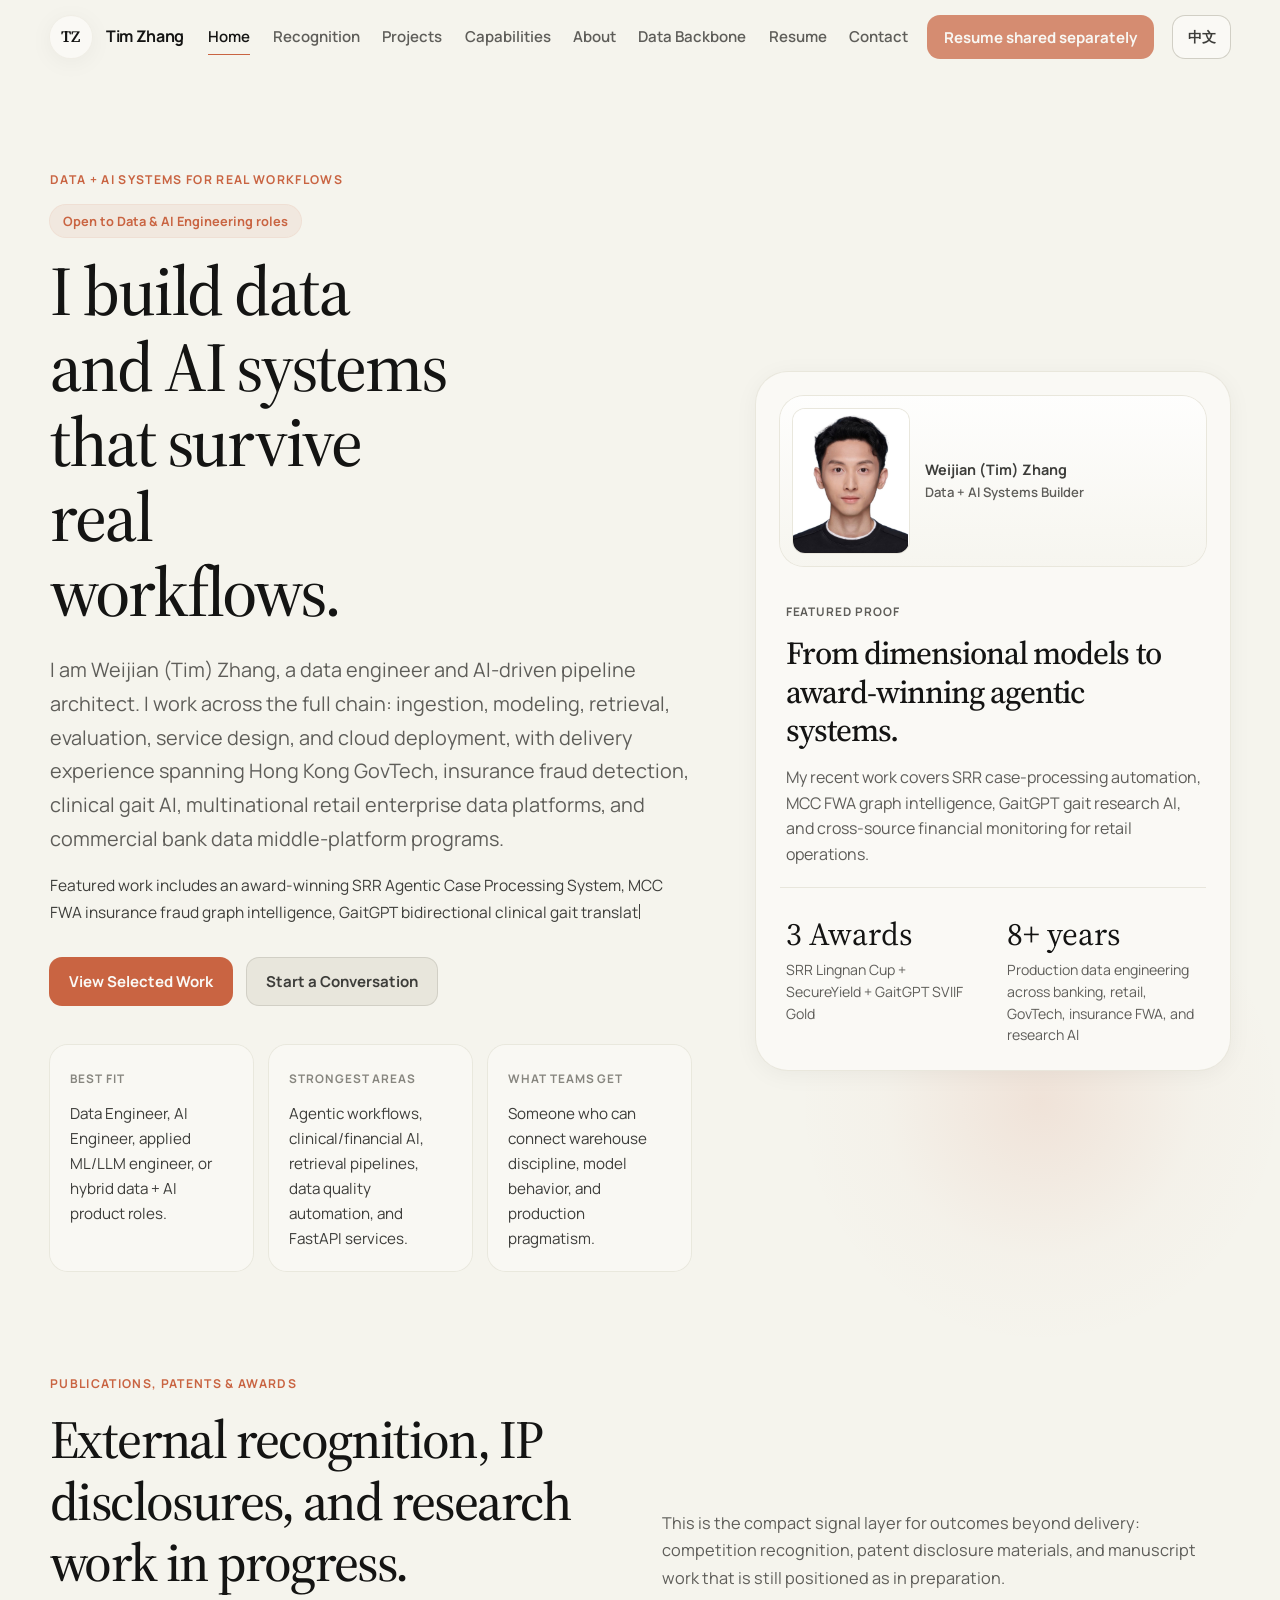
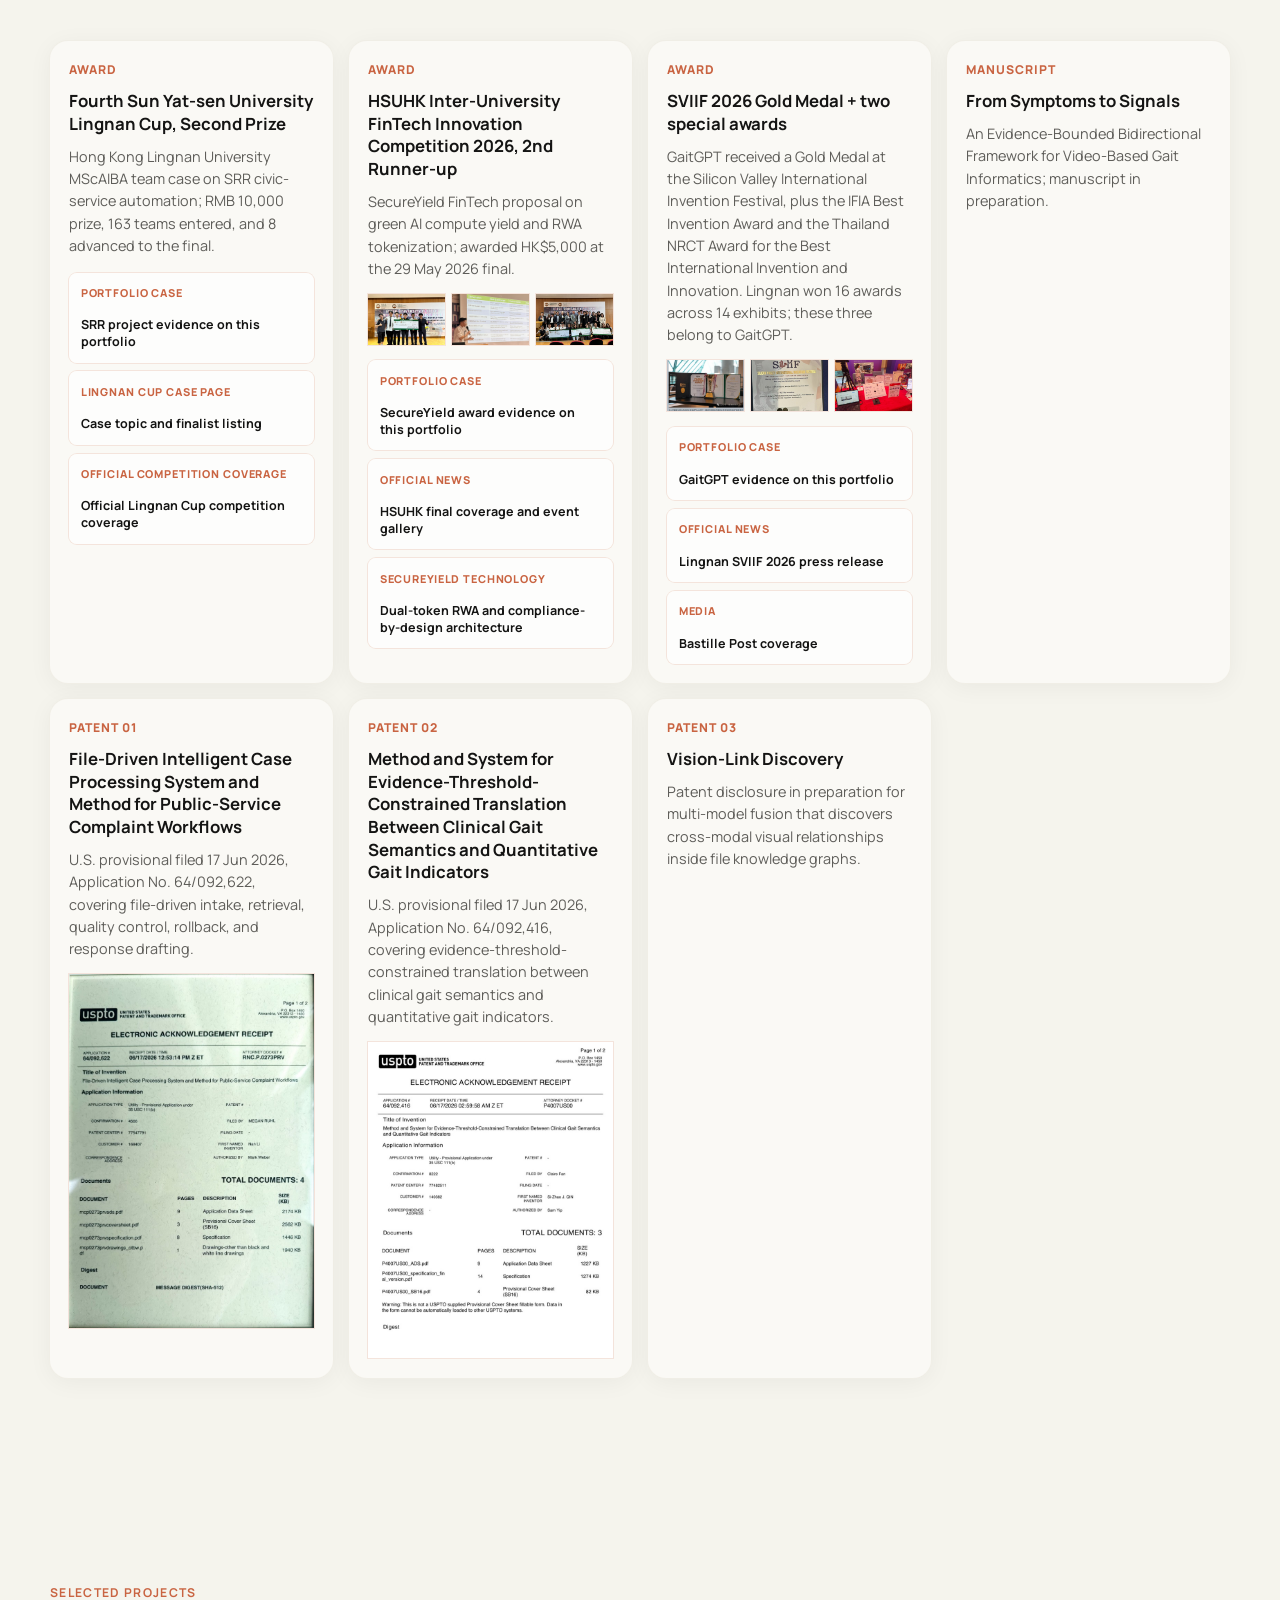
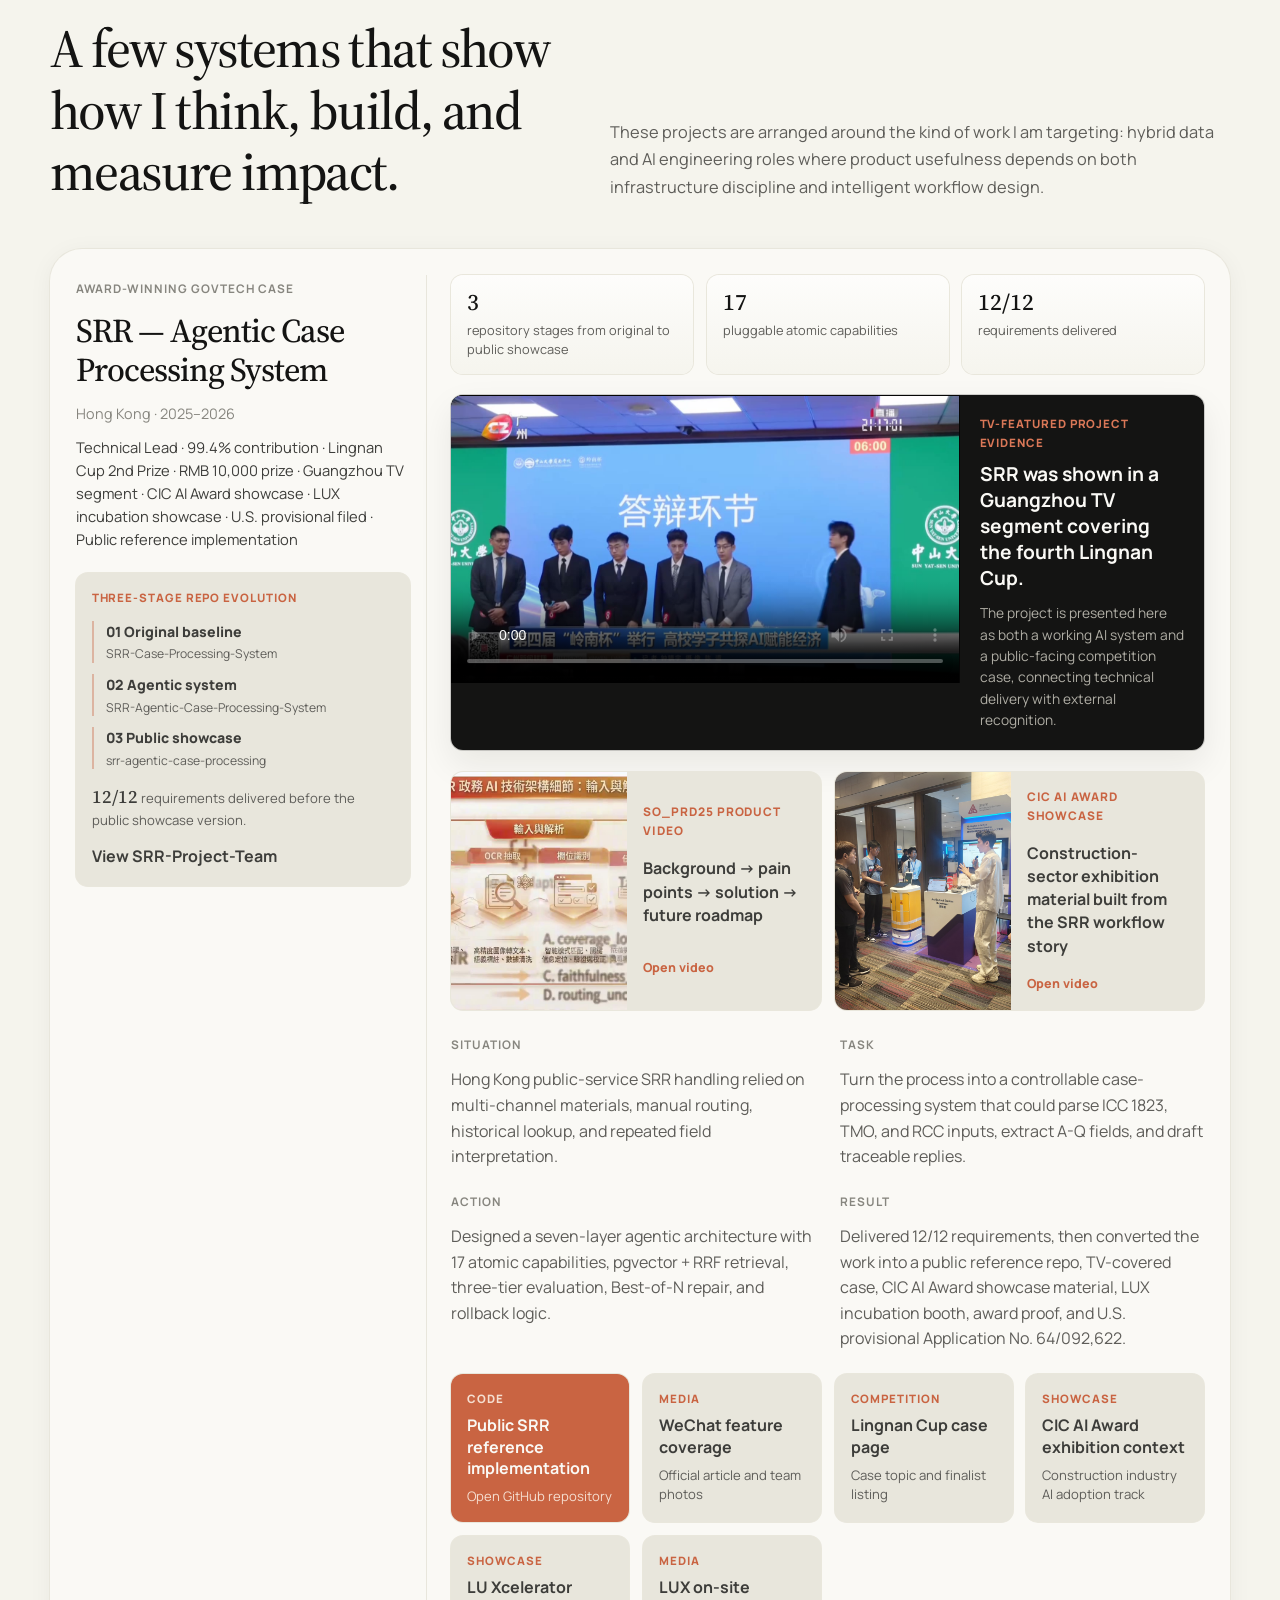
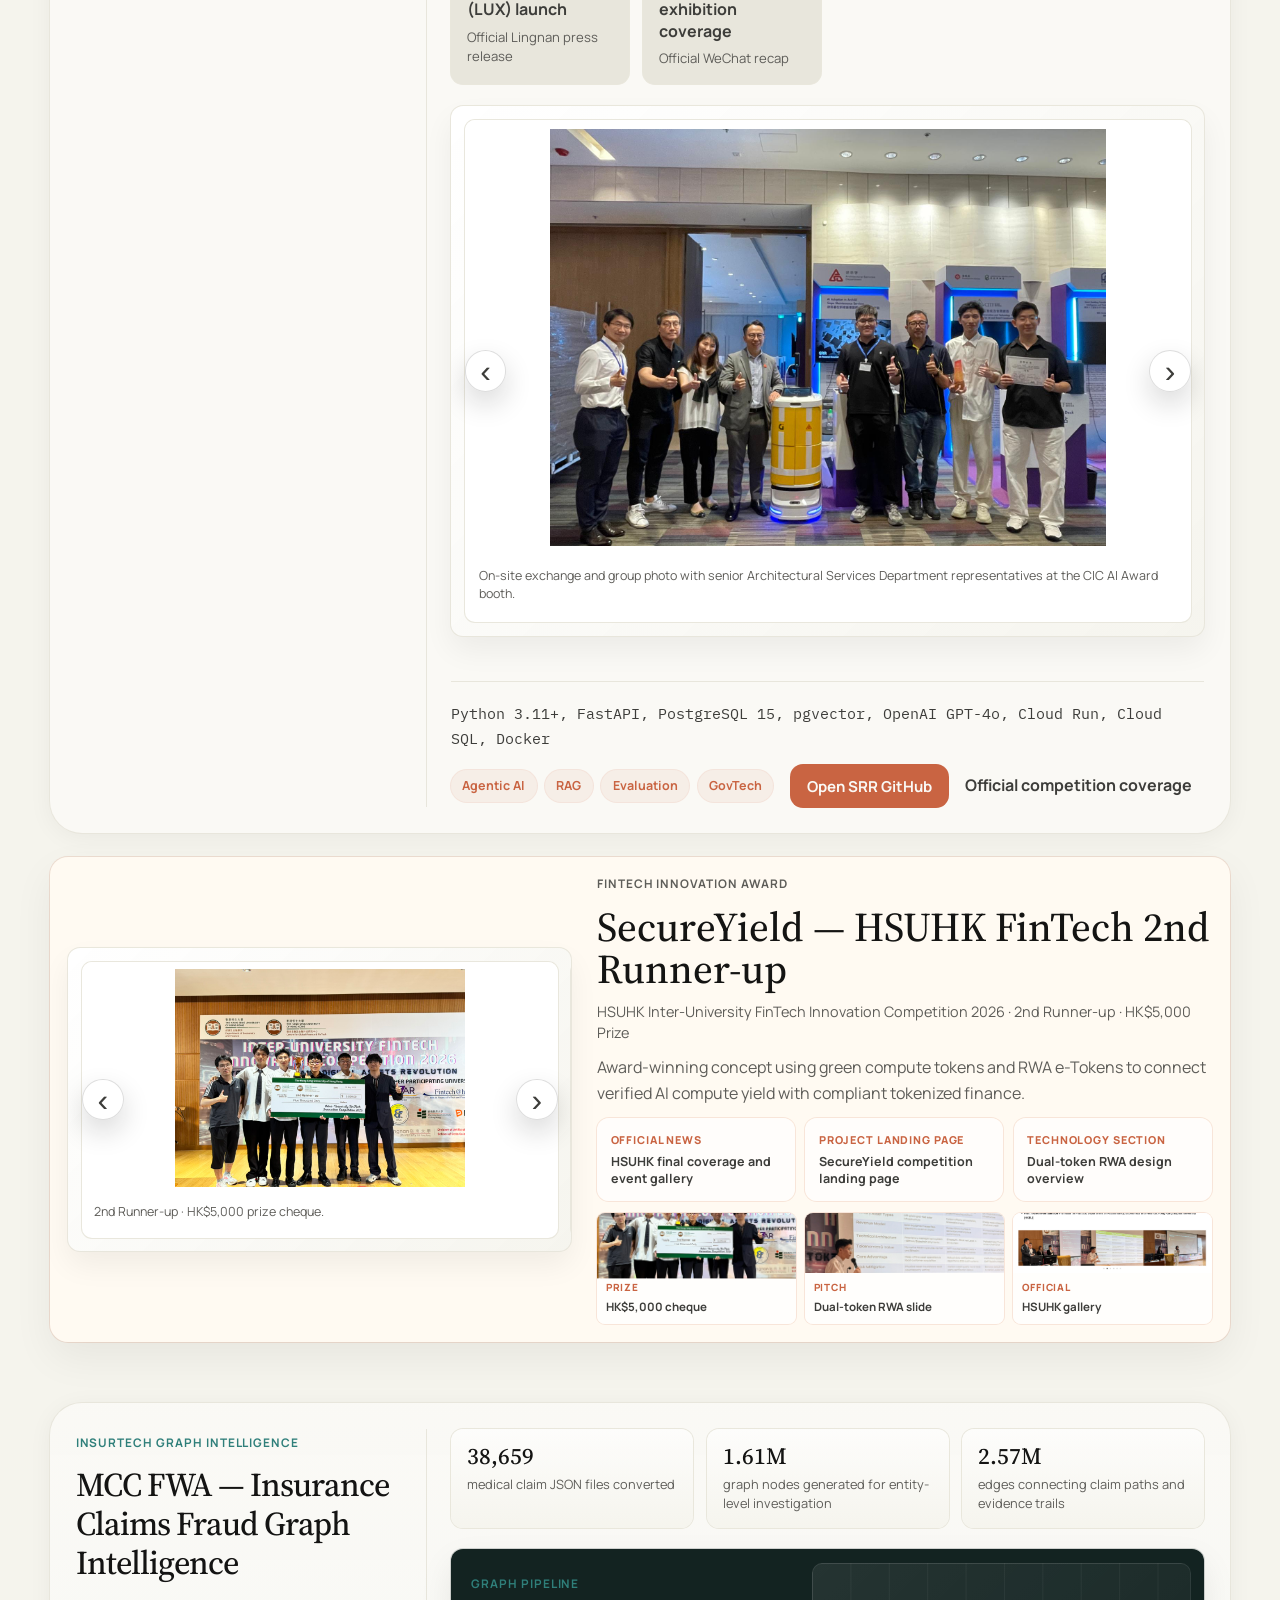
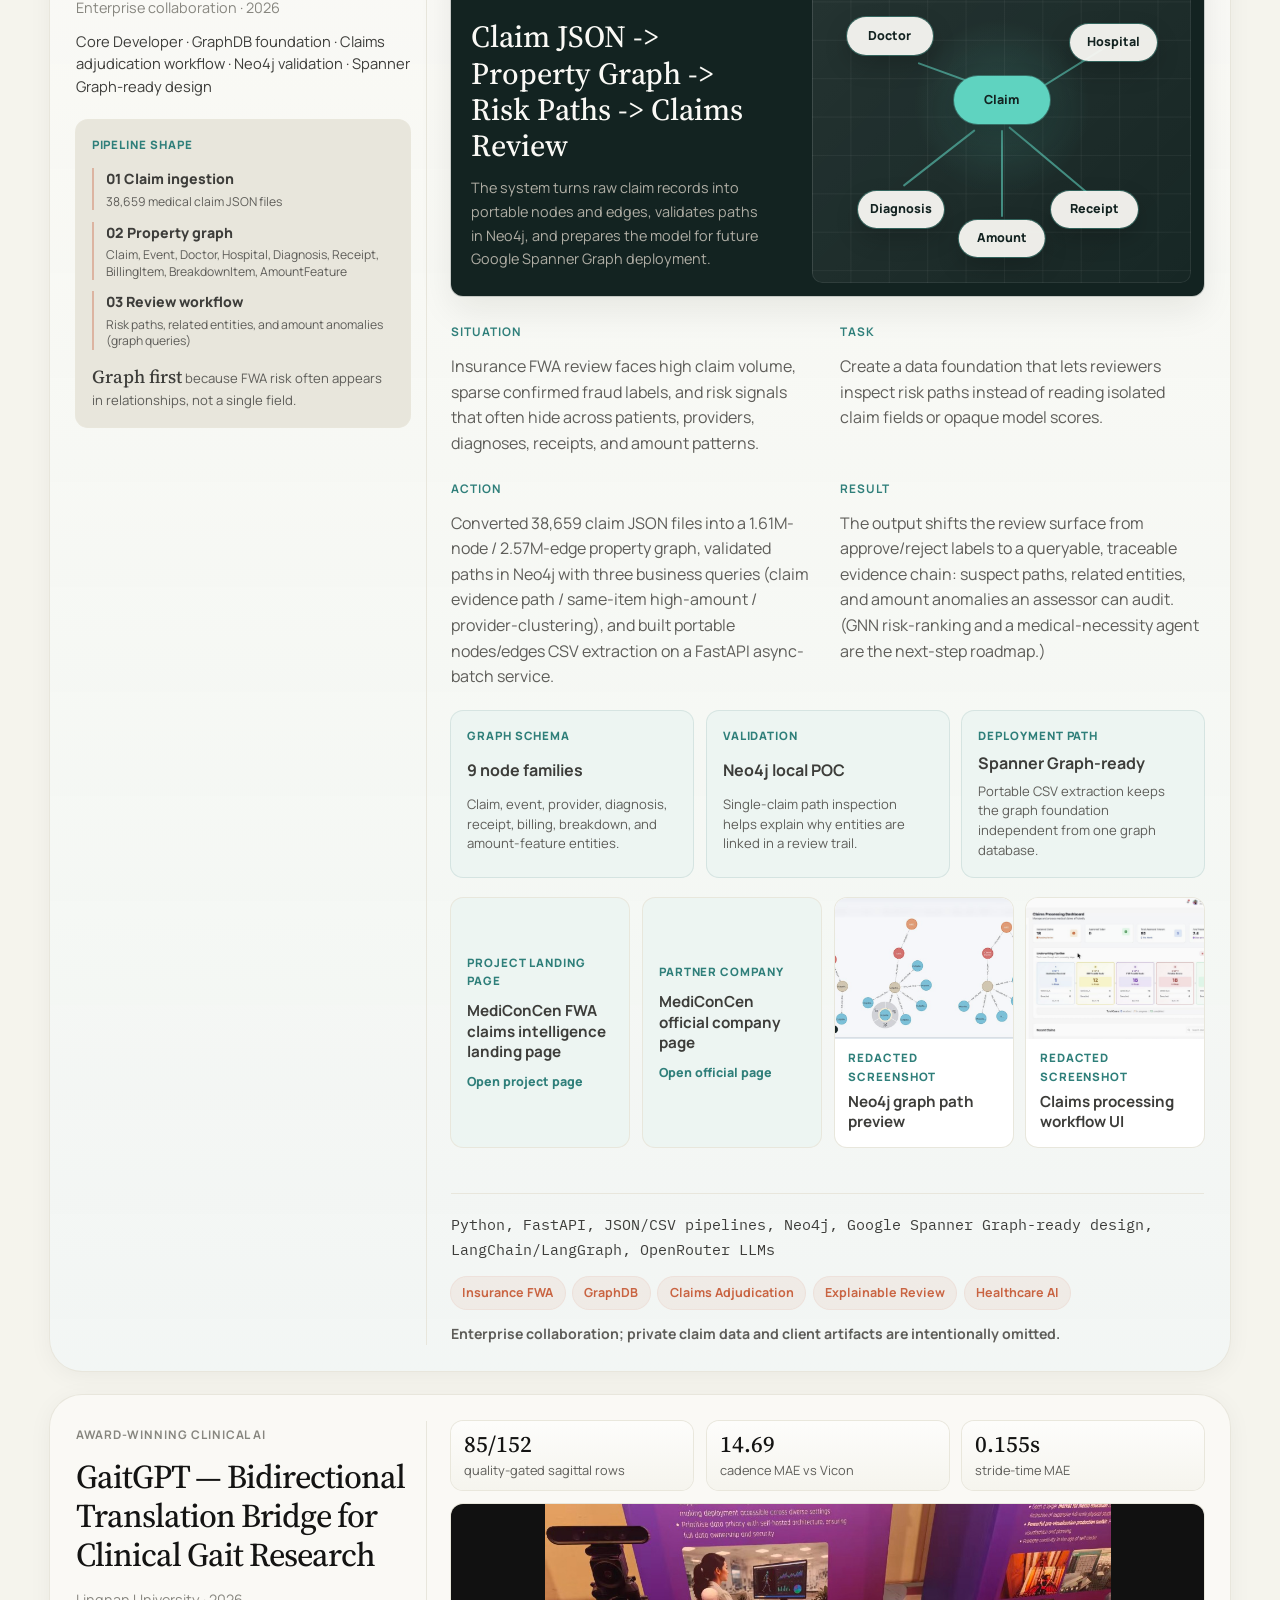
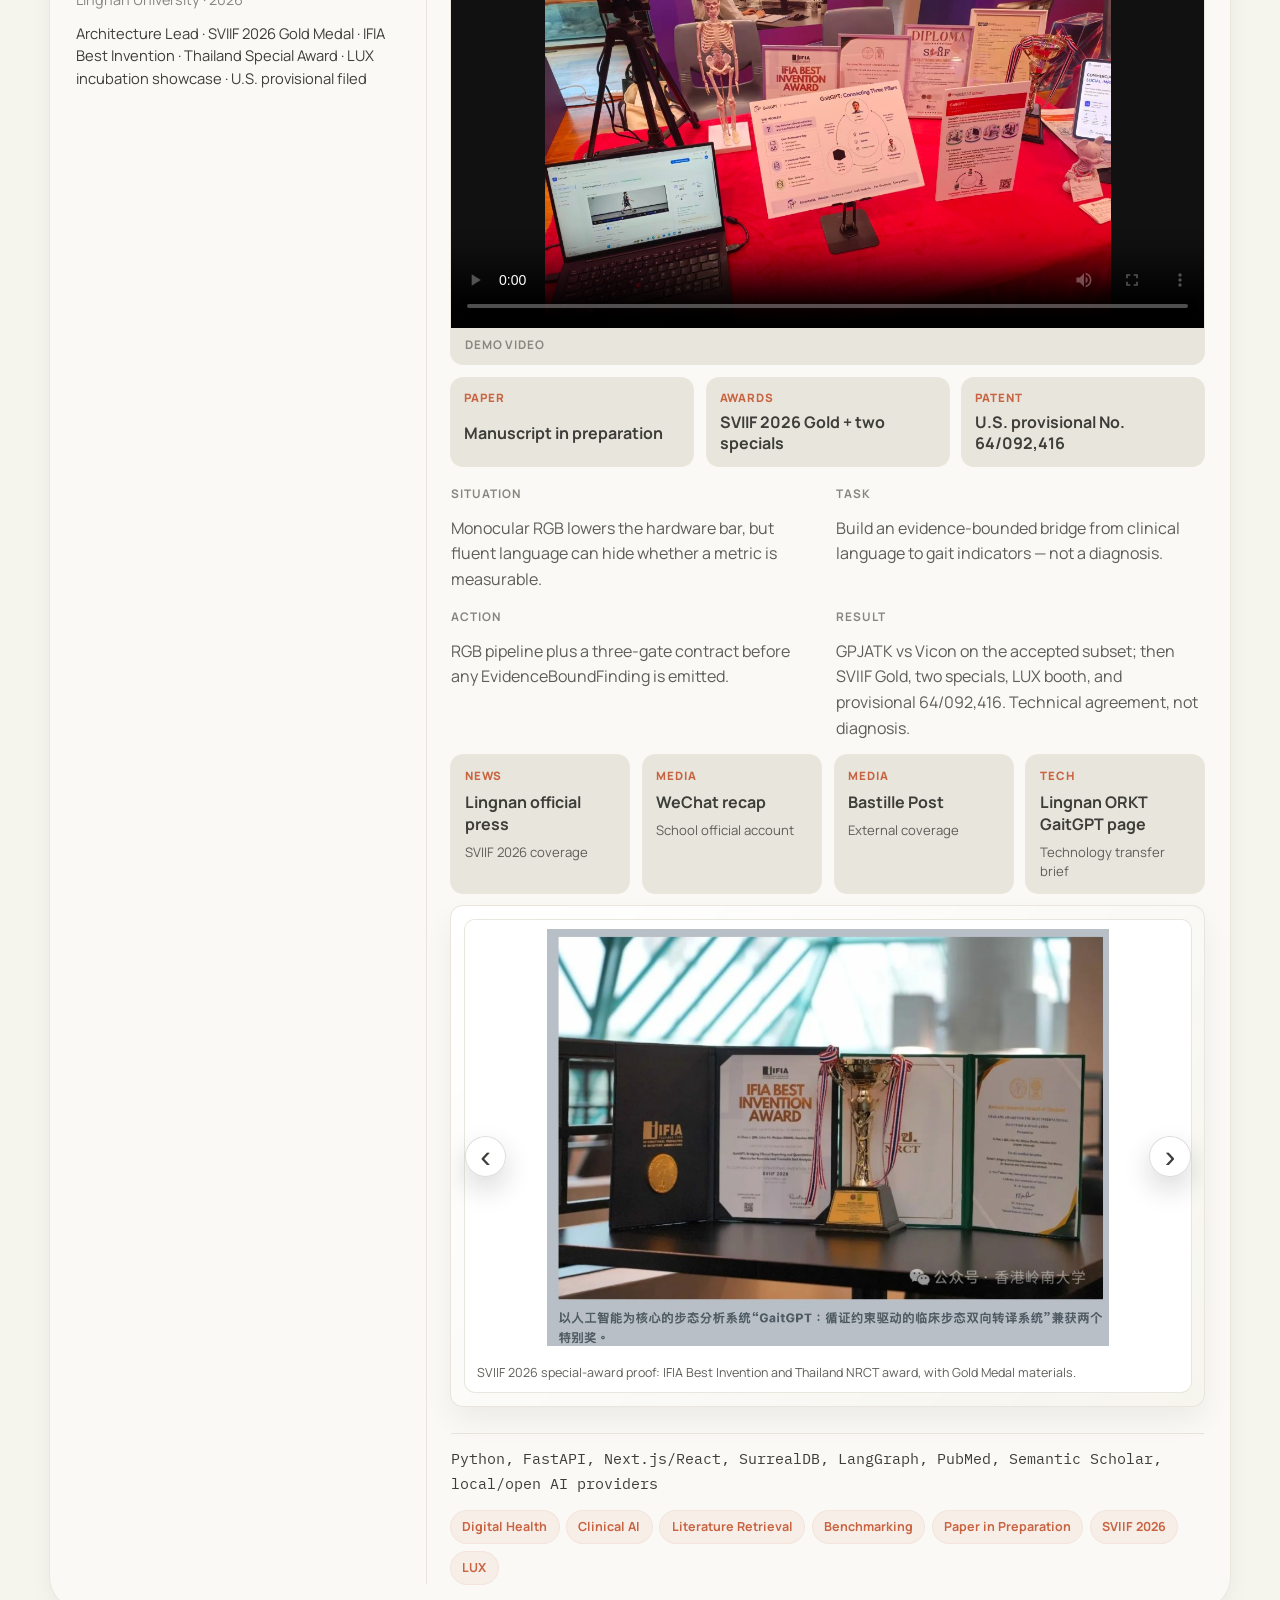
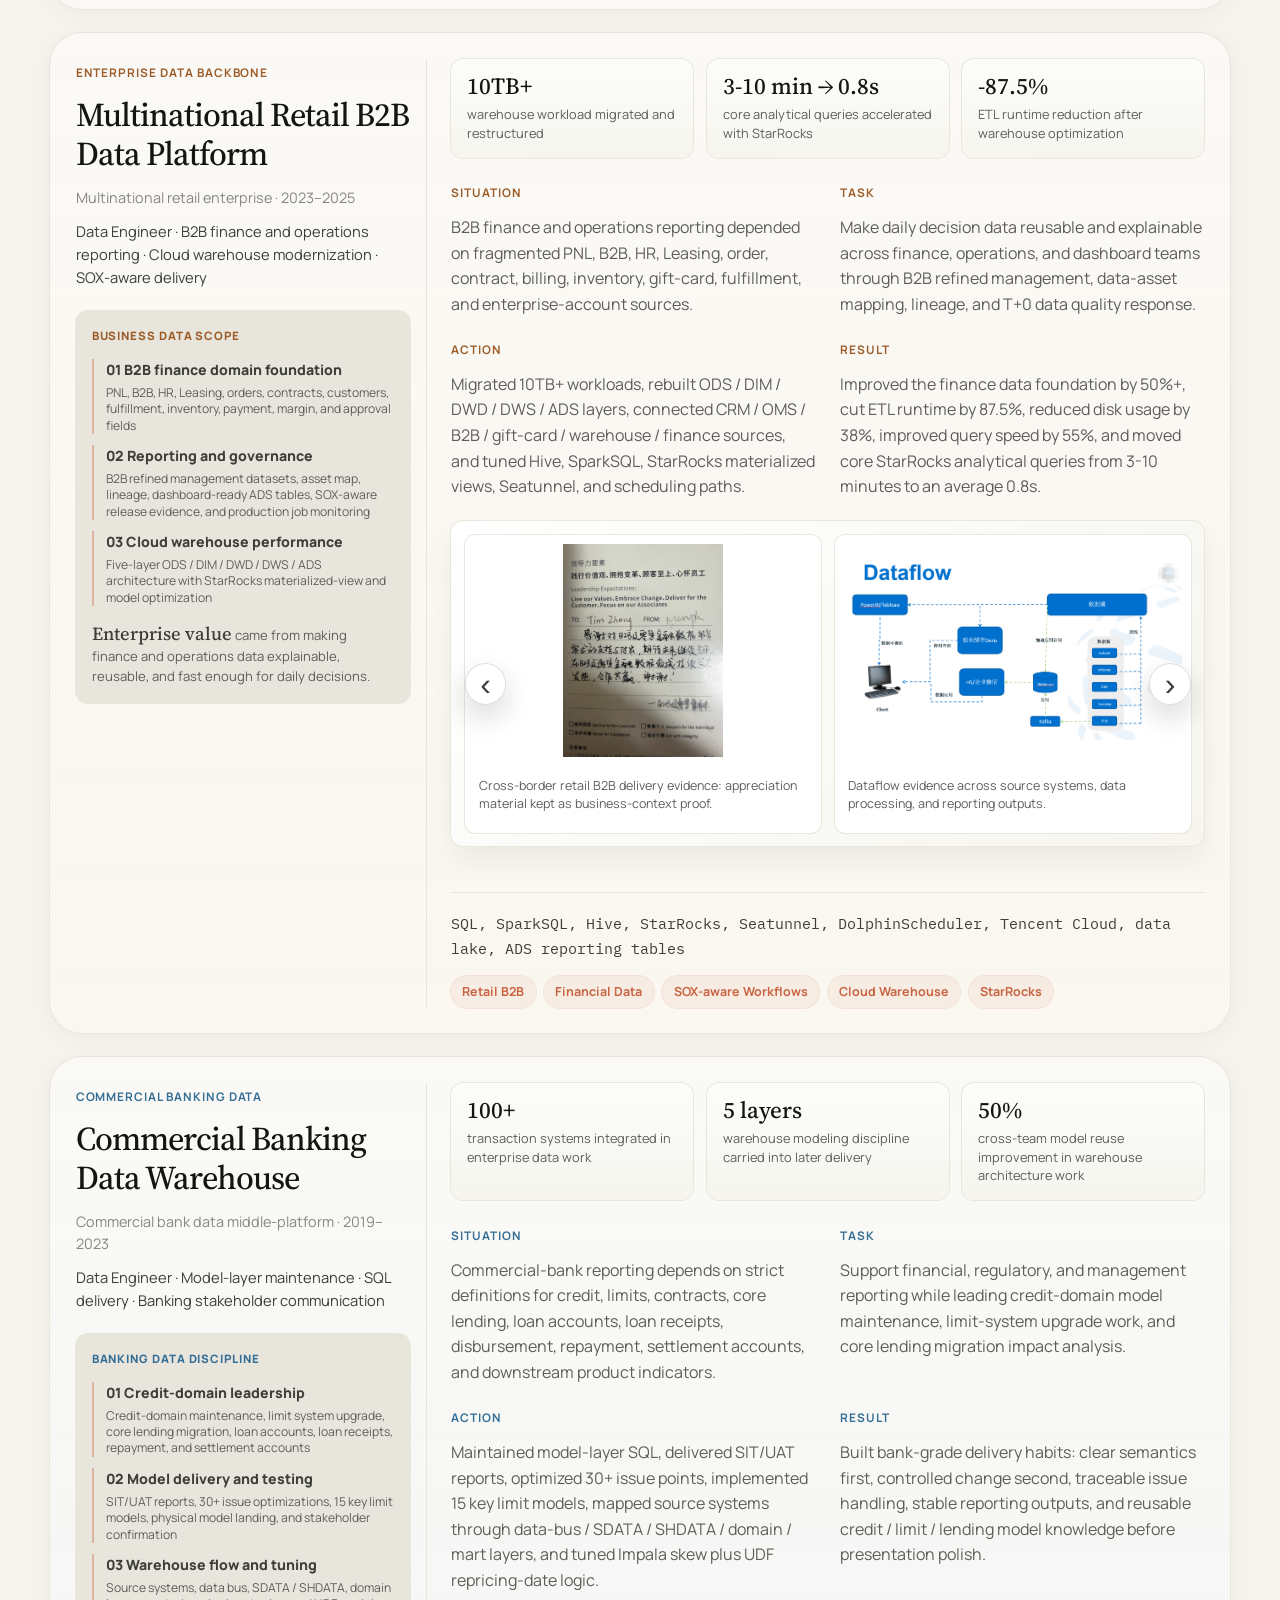
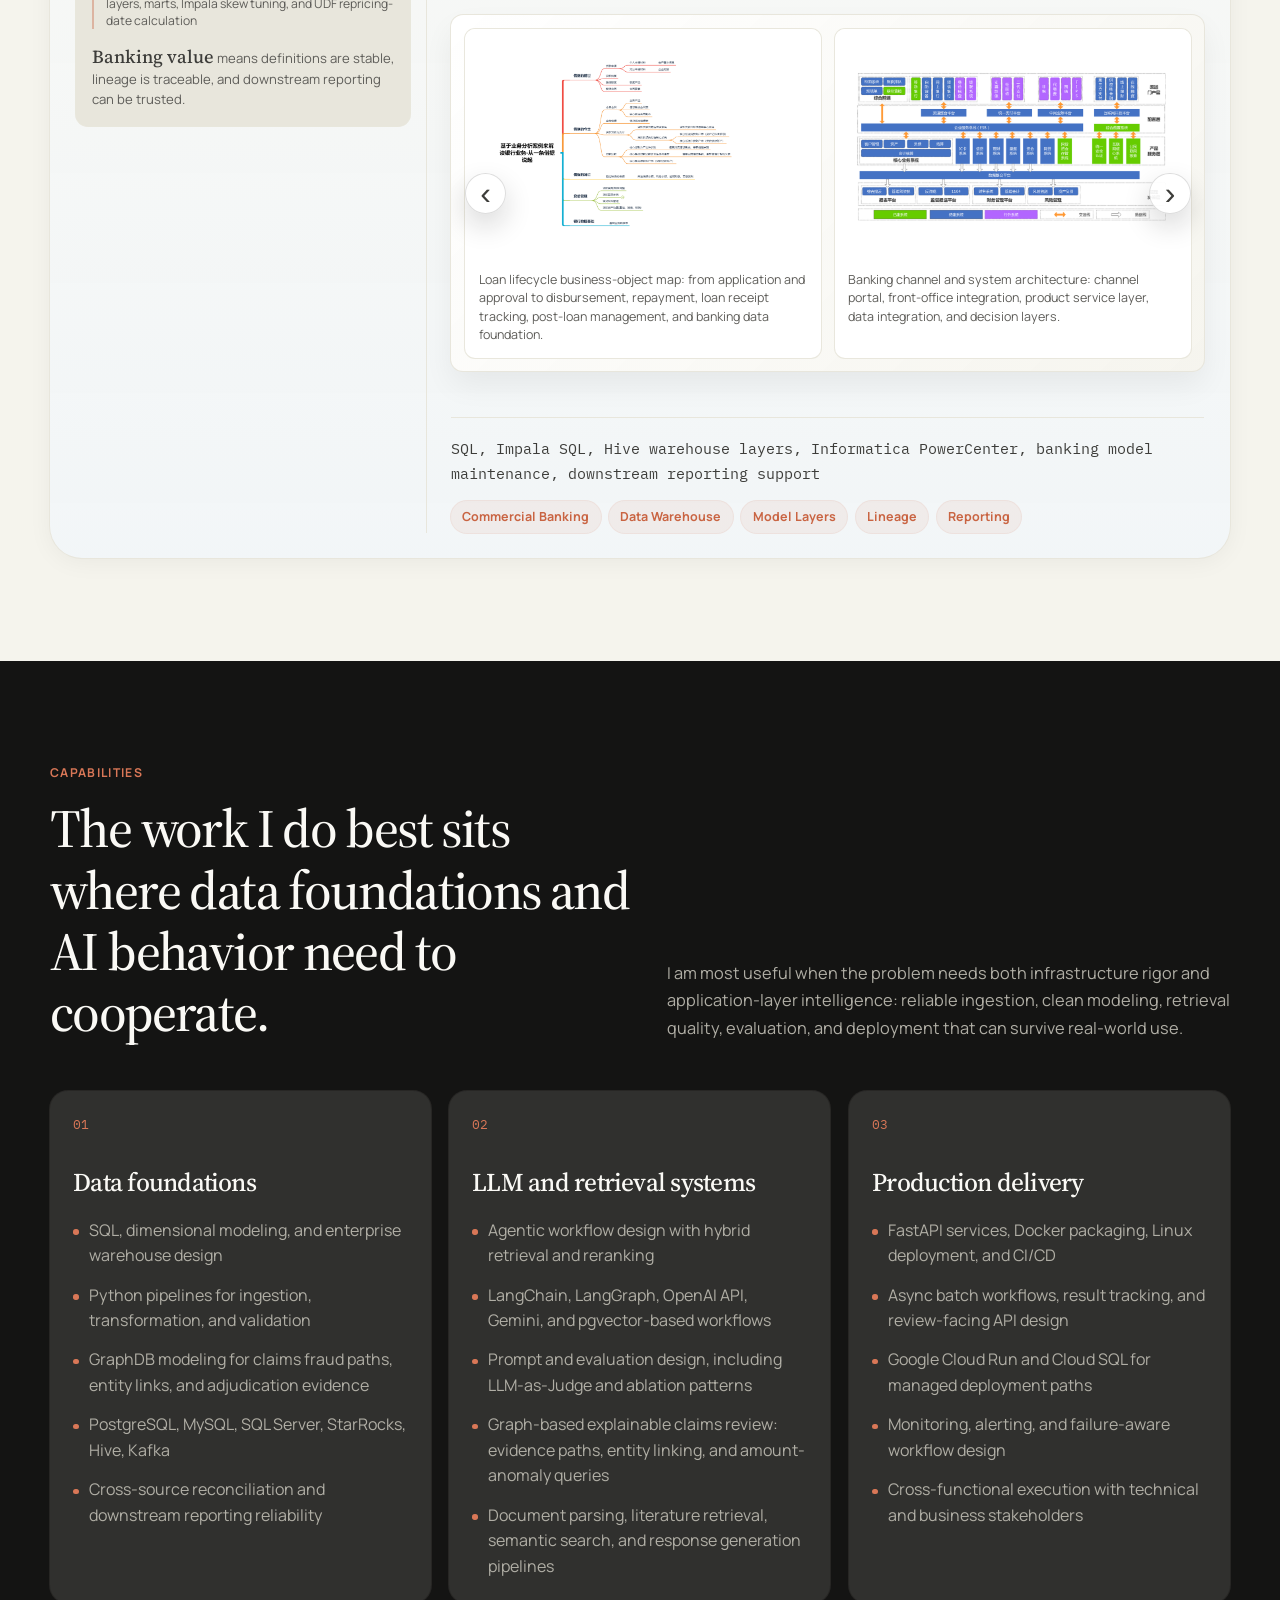
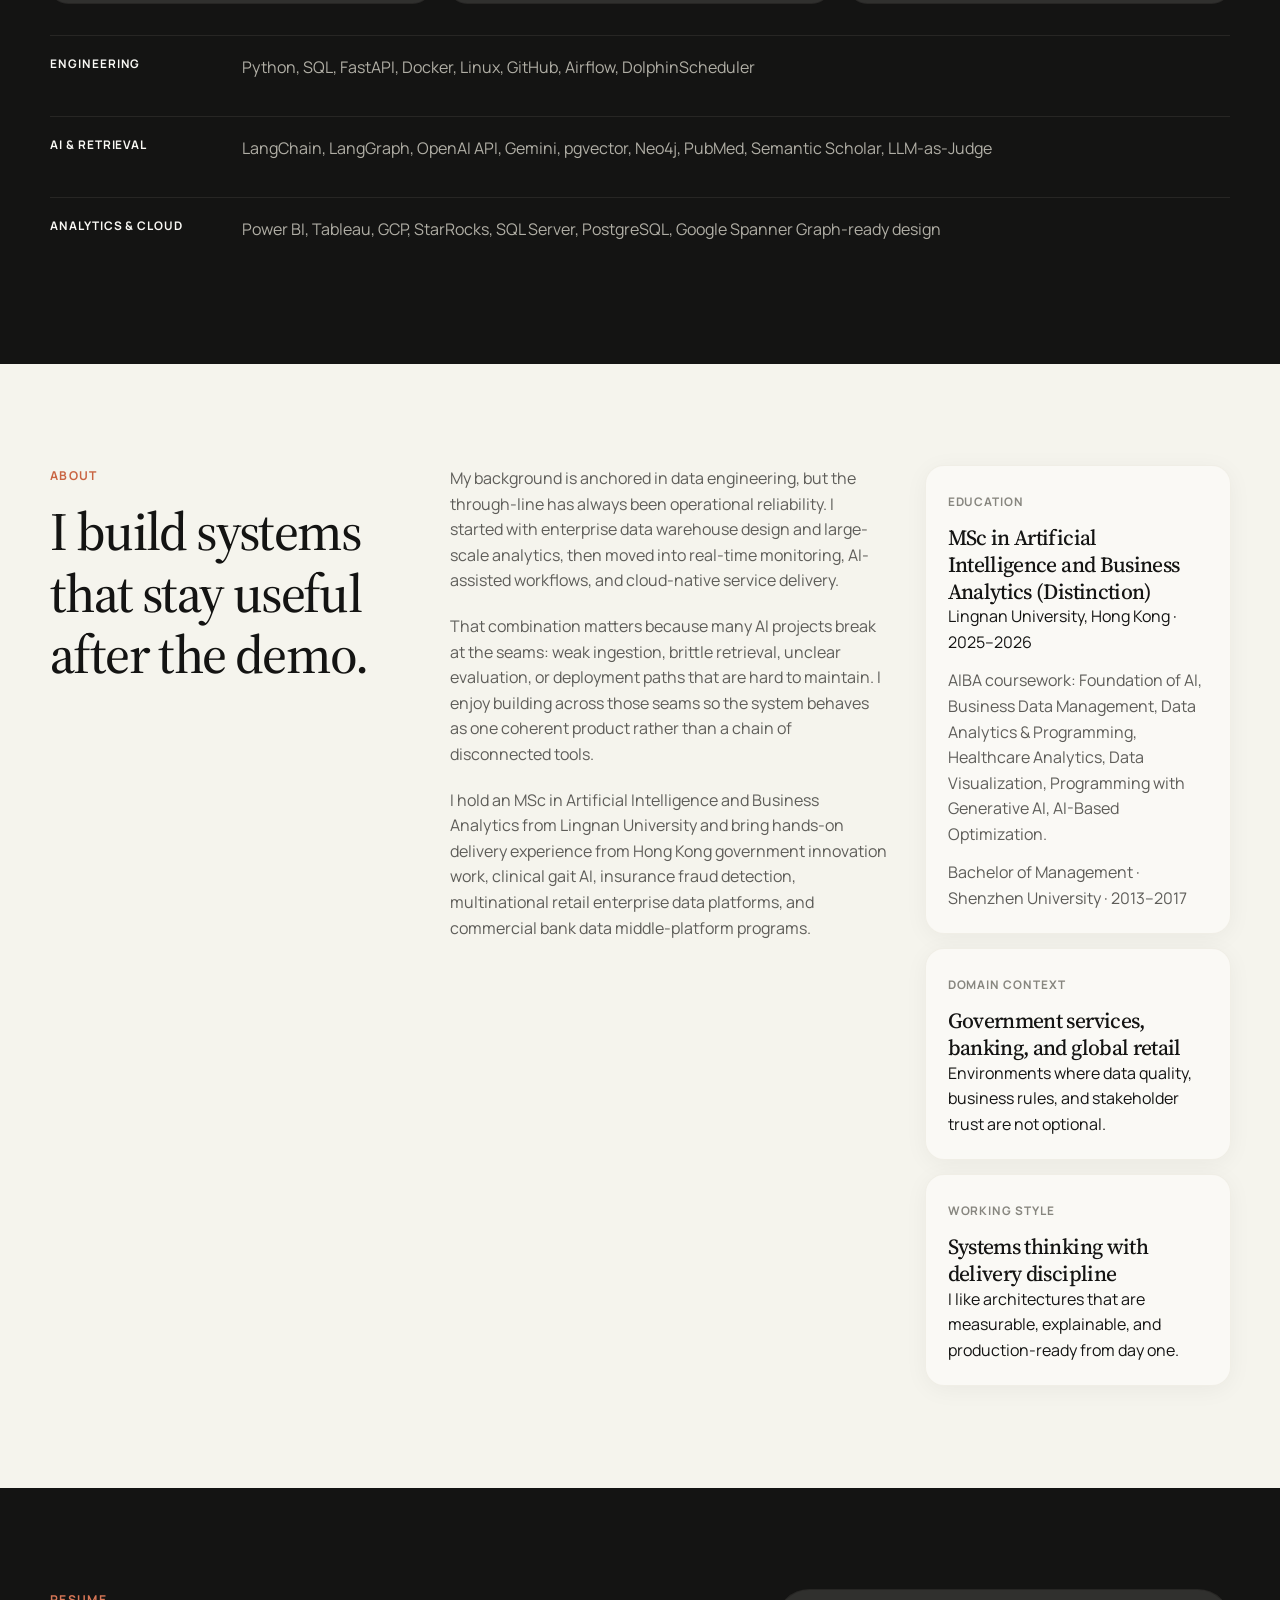
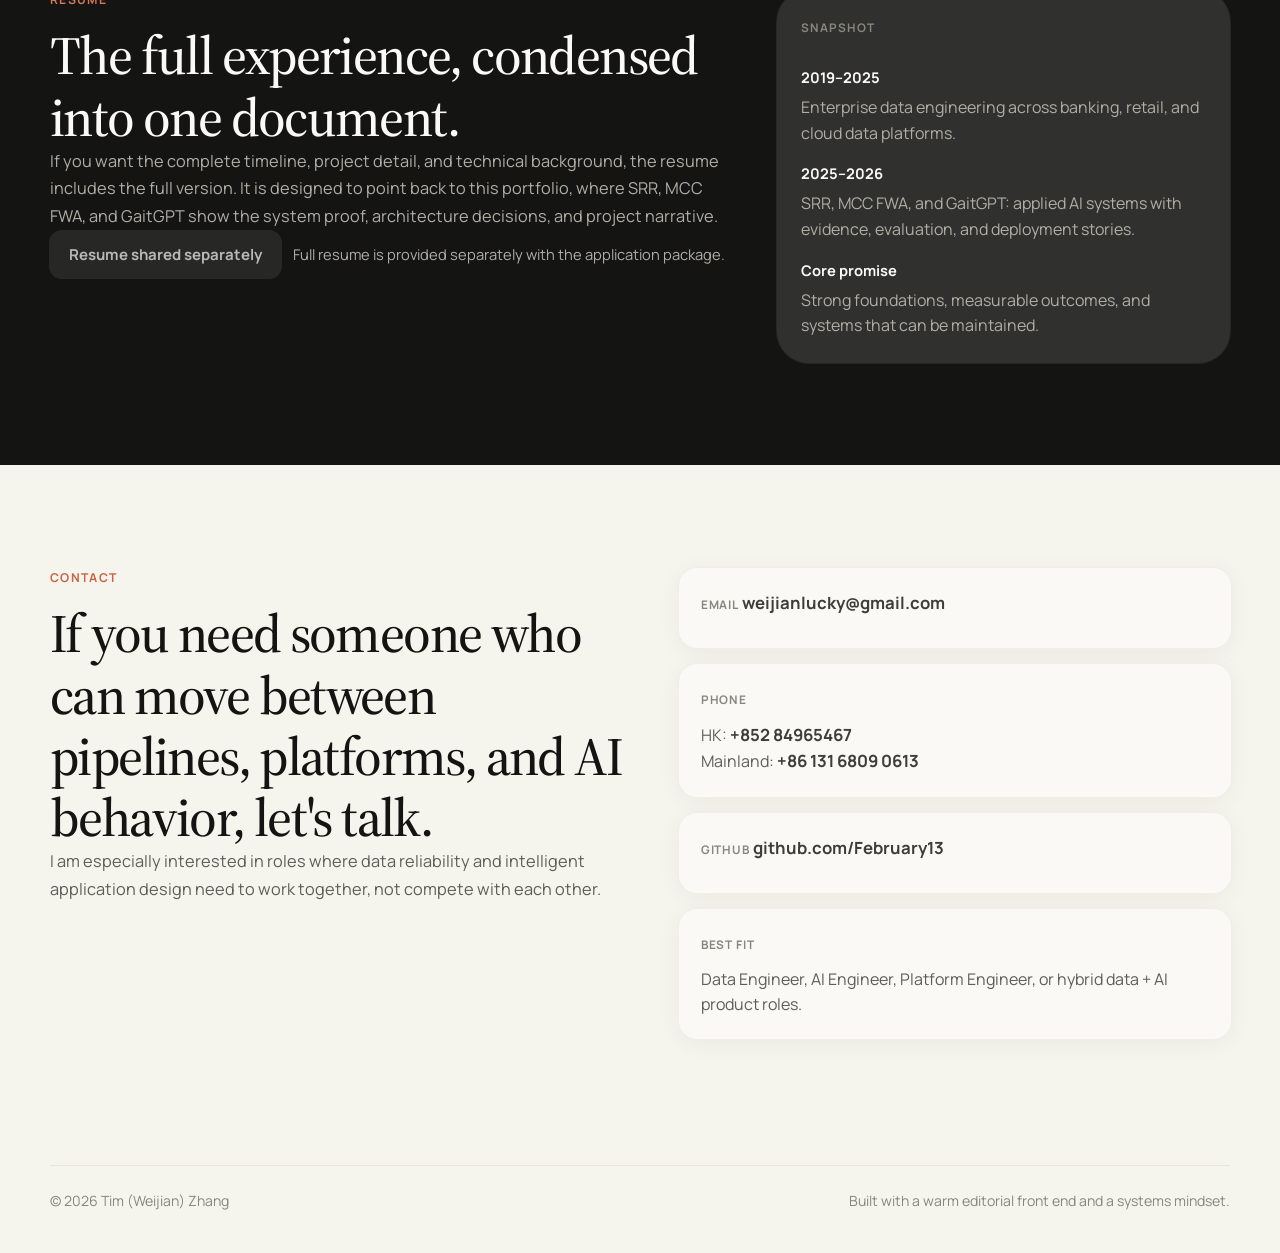
<file: index.html>
<!DOCTYPE html>
<html lang="en">
<head>
  <meta charset="UTF-8">
  <meta name="viewport" content="width=device-width, initial-scale=1.0">
  <title>Tim Zhang | Data + AI Systems Builder</title>
  <meta name="description" content="Tim Zhang portfolio: award-winning SRR Agentic Case Processing System, SecureYield FinTech innovation award, MCC FWA insurance fraud graph intelligence, GaitGPT bidirectional clinical gait translation bridge, and enterprise data engineering work.">
  <link rel="icon" type="image/svg+xml" href="assets/images/favicon.svg">
  <link rel="preconnect" href="https://fonts.googleapis.com">
  <link rel="preconnect" href="https://fonts.gstatic.com" crossorigin>
  <link href="https://fonts.googleapis.com/css2?family=IBM+Plex+Mono:wght@400;500&amp;family=Manrope:wght@400;500;600;700;800&amp;family=Source+Serif+4:opsz,wght@8..60,400;8..60,500;8..60,600&amp;display=swap" rel="stylesheet">
  <link rel="stylesheet" href="assets/css/styles.css">
</head>
<body>
  <nav class="site-nav" aria-label="Primary">
    <div class="nav-shell">
      <a class="brand" href="#home" aria-label="Tim Zhang home">
        <span class="brand-mark">TZ</span>
        <span class="brand-text">Tim Zhang</span>
      </a>

      <button class="nav-toggle" type="button" aria-expanded="false" aria-controls="nav-panel" aria-label="Open menu">
        <span></span>
        <span></span>
        <span></span>
      </button>

      <div class="nav-panel" id="nav-panel">
        <ul class="nav-links">
	          <li><a href="#home">Home</a></li>
	          <li><a href="#recognition">Recognition</a></li>
	          <li><a href="#projects">Projects</a></li>
	          <li><a href="#skills">Capabilities</a></li>
	          <li><a href="#about">About</a></li>
          <li><a href="#enterprise-data">Data Backbone</a></li>
          <li><a href="#resume">Resume</a></li>
          <li><a href="#contact">Contact</a></li>
        </ul>
        <span class="button button-brand button-small button-disabled" aria-disabled="true">Resume shared separately</span>
        <button class="language-toggle" type="button" data-lang-toggle aria-label="Switch language" aria-pressed="false">中文</button>
      </div>
    </div>
  </nav>

  <main>
    <section id="home" class="section hero-section">
      <div class="section-shell hero-grid">
        <div class="hero-copy reveal" style="--reveal-delay: 0.05s;">
          <p class="eyebrow reveal-item">Data + AI systems for real workflows</p>
          <span class="hero-availability reveal-item" data-typewriter data-type-speed="36">Open to Data &amp; AI Engineering roles</span>
          <h1 class="display-title reveal-item" data-typewriter data-type-speed="22">I build data and AI systems that survive real workflows.</h1>
          <p class="hero-lead reveal-item">
            I am Weijian (Tim) Zhang, a data engineer and AI-driven pipeline architect. I work across the full
            chain: ingestion, modeling, retrieval, evaluation, service design, and cloud deployment, with delivery
            experience spanning Hong Kong GovTech, insurance fraud detection, clinical gait AI, multinational retail
            enterprise data platforms, and commercial bank data middle-platform programs.
          </p>
          <p class="hero-proofline reveal-item" data-typewriter data-type-speed="16" data-type-delay="700">
            Featured work includes an award-winning SRR Agentic Case Processing System, MCC FWA insurance fraud graph intelligence, GaitGPT bidirectional clinical gait translation bridge, and enterprise warehouse modernization. The resume points here; the portfolio shows the systems.
          </p>

          <div class="hero-actions reveal-item">
            <a class="button button-brand" href="#projects">View Selected Work</a>
            <a class="button button-soft" href="#contact">Start a Conversation</a>
          </div>

          <div class="hero-signals">
            <article class="signal-card reveal stagger" style="--reveal-delay: 0.12s;">
              <p class="signal-label">Best Fit</p>
              <p class="signal-value">Data Engineer, AI Engineer, applied ML/LLM engineer, or hybrid data + AI product roles.</p>
            </article>
            <article class="signal-card reveal stagger" style="--reveal-delay: 0.2s;">
              <p class="signal-label">Strongest Areas</p>
              <p class="signal-value">Agentic workflows, clinical/financial AI, retrieval pipelines, data quality automation, and FastAPI services.</p>
            </article>
            <article class="signal-card reveal stagger" style="--reveal-delay: 0.28s;">
              <p class="signal-label">What Teams Get</p>
              <p class="signal-value">Someone who can connect warehouse discipline, model behavior, and production pragmatism.</p>
            </article>
          </div>
        </div>

        <aside class="hero-panel reveal" aria-label="Profile highlights" style="--reveal-delay: 0.16s;">
          <figure class="hero-portrait">
            <img src="assets/images/profile/tim-zhang.jpg" alt="Portrait of Tim Zhang">
            <figcaption>
              <strong>Weijian (Tim) Zhang</strong>
              <span>Data + AI Systems Builder</span>
            </figcaption>
          </figure>

          <div class="hero-note">
            <p class="note-kicker">Featured proof</p>
            <h2>From dimensional models to award-winning agentic systems.</h2>
            <p>
              My recent work covers SRR case-processing automation,
              MCC FWA graph intelligence, GaitGPT gait research AI, and cross-source financial monitoring for retail operations.
            </p>
          </div>

          <div class="hero-metrics">
            <div>
              <span>3 Awards</span>
              <p>SRR Lingnan Cup + SecureYield + GaitGPT SVIIF Gold</p>
            </div>
            <div>
              <span>8+ years</span>
              <p>Production data engineering across banking, retail, GovTech, insurance FWA, and research AI</p>
            </div>
          </div>
        </aside>
      </div>
    </section>


	    <section id="recognition" class="section recognition-band">
	      <div class="section-shell">
	        <div class="section-header reveal" style="--reveal-delay: 0.06s;">
	          <div>
	            <p class="eyebrow">Publications, Patents &amp; Awards</p>
	            <h2 class="section-title">External recognition, IP disclosures, and research work in progress.</h2>
	          </div>
	          <p class="section-summary">
	            This is the compact signal layer for outcomes beyond delivery: competition recognition, patent
	            disclosure materials, and manuscript work that is still positioned as in preparation.
	          </p>
	        </div>
	        <div class="recognition-grid">
	          <article class="recognition-card reveal stagger" style="--reveal-delay: 0.12s;">
	            <span>Award</span>
	            <strong>Fourth Sun Yat-sen University Lingnan Cup, Second Prize</strong>
	            <p>Hong Kong Lingnan University MScAIBA team case on SRR civic-service automation; RMB 10,000 prize, 163 teams entered, and 8 advanced to the final.</p>
	            <div class="recognition-source-grid" aria-label="SRR award evidence links">
	              <a class="fintech-source-card" href="#srr">
	                <span>Portfolio Case</span>
	                <strong>SRR project evidence on this portfolio</strong>
	              </a>
	              <a class="fintech-source-card" href="https://lingnan.sysu.edu.cn/article/3592" target="_blank" rel="noopener">
	                <span>Lingnan Cup Case Page</span>
	                <strong>Case topic and finalist listing</strong>
	              </a>
	              <a class="fintech-source-card" href="https://lingnan.sysu.edu.cn/article/3596" target="_blank" rel="noopener">
	                <span>Official competition coverage</span>
	                <strong>Official Lingnan Cup competition coverage</strong>
	              </a>
	            </div>
	          </article>
	          <article class="recognition-card reveal stagger" style="--reveal-delay: 0.18s;">
	            <span>Award</span>
	            <strong>HSUHK Inter-University FinTech Innovation Competition 2026, 2nd Runner-up</strong>
	            <p>SecureYield FinTech proposal on green AI compute yield and RWA tokenization; awarded HK$5,000 at the 29 May 2026 final.</p>
	            <div class="recognition-thumb-strip" aria-label="SecureYield award visual evidence">
	              <img src="assets/images/fintech/secureyield-hsuhk-award-2026.jpg" alt="SecureYield 2nd Runner-up prize cheque">
	              <img src="assets/images/fintech/secureyield-stage-pitch-2026.jpg" alt="SecureYield live pitch">
	              <img src="assets/images/fintech/secureyield-winners-group-2026.png" alt="FinTech competition award group photo">
	            </div>
	            <div class="recognition-source-grid" aria-label="SecureYield award evidence links">
	              <a class="fintech-source-card" href="#secureyield">
	                <span>Portfolio Case</span>
	                <strong>SecureYield award evidence on this portfolio</strong>
	              </a>
	              <a class="fintech-source-card" href="https://fintech.hsu.edu.hk/hsuhk-successfully-hosted-the-2026-inter-university-fintech-innovation-competition/" target="_blank" rel="noopener">
	                <span>Official News</span>
	                <strong>HSUHK final coverage and event gallery</strong>
	              </a>
	              <a class="fintech-source-card" href="https://rwa-fintech-innovation.github.io/SecureYield/#technology" target="_blank" rel="noopener">
	                <span>SecureYield Technology</span>
	                <strong>Dual-token RWA and compliance-by-design architecture</strong>
	              </a>
	            </div>
	          </article>
	          <article class="recognition-card reveal stagger" style="--reveal-delay: 0.24s;">
	            <span>Award</span>
	            <strong>SVIIF 2026 Gold Medal + two special awards</strong>
	            <p>GaitGPT received a Gold Medal at the Silicon Valley International Invention Festival, plus the IFIA Best Invention Award and the Thailand NRCT Award for the Best International Invention and Innovation. Lingnan won 16 awards across 14 exhibits; these three belong to GaitGPT.</p>
	            <div class="recognition-thumb-strip" aria-label="GaitGPT SVIIF award visual evidence">
	              <img src="assets/images/gaitgpt/evidence/sviif-special-awards.jpg" alt="GaitGPT IFIA Best Invention Award, Thailand NRCT special award, and trophy">
	              <img src="assets/images/gaitgpt/evidence/sviif-gold-diploma.jpg" alt="SVIIF 2026 Gold Medal diploma for GaitGPT">
	              <img src="assets/images/gaitgpt/evidence/lux-booth-awards.jpg" alt="GaitGPT LUX booth with awards, diploma, and depth camera">
	            </div>
	            <div class="recognition-source-grid" aria-label="GaitGPT SVIIF award evidence links">
	              <a class="fintech-source-card" href="#gaitgpt">
	                <span>Portfolio Case</span>
	                <strong>GaitGPT evidence on this portfolio</strong>
	              </a>
	              <a class="fintech-source-card" href="https://www.ln.edu.hk/news/press-releases/20260817/lingnan-university-wins16-awards-at-silicon-valley-international-invention-festival2026--tops-hong-kong-universities-in-total-and-gold-medals" target="_blank" rel="noopener">
	                <span>Official News</span>
	                <strong>Lingnan SVIIF 2026 press release</strong>
	              </a>
	              <a class="fintech-source-card" href="https://www.bastillepost.com/hongkong/article/16584104-嶺大創新發明揚威矽谷國際發明節-勇奪16項殊榮" target="_blank" rel="noopener">
	                <span>Media</span>
	                <strong>Bastille Post coverage</strong>
	              </a>
	            </div>
	          </article>
	          <article class="recognition-card reveal stagger" style="--reveal-delay: 0.3s;">
	            <span>Manuscript</span>
	            <strong>From Symptoms to Signals</strong>
	            <p>An Evidence-Bounded Bidirectional Framework for Video-Based Gait Informatics; manuscript in preparation.</p>
	          </article>
              <article class="recognition-card reveal stagger" style="--reveal-delay: 0.36s;">
                <span>Patent 01</span>
                <strong>File-Driven Intelligent Case Processing System and Method for Public-Service Complaint Workflows</strong>
                <p>U.S. provisional filed 17 Jun 2026, Application No. 64/092,622, covering file-driven intake, retrieval, quality control, rollback, and response drafting.</p>
                <div class="recognition-thumb-strip recognition-thumb-full" aria-label="USPTO provisional receipt">
                  <img src="assets/images/srr/evidence/uspto-provisional-receipt-20260617.jpg" alt="USPTO electronic acknowledgement receipt for SRR U.S. provisional application 64/092,622">
                </div>
              </article>
              <article class="recognition-card reveal stagger" style="--reveal-delay: 0.42s;">
                <span>Patent 02</span>
                <strong>Method and System for Evidence-Threshold-Constrained Translation Between Clinical Gait Semantics and Quantitative Gait Indicators</strong>
                <p>U.S. provisional filed 17 Jun 2026, Application No. 64/092,416, covering evidence-threshold-constrained translation between clinical gait semantics and quantitative gait indicators.</p>
                <div class="recognition-thumb-strip recognition-thumb-full" aria-label="USPTO provisional receipt for GaitGPT">
                  <img src="assets/images/gaitgpt/evidence/uspto-provisional-receipt-64092416.jpg" alt="USPTO electronic acknowledgement receipt for GaitGPT U.S. provisional application 64/092,416">
                </div>
              </article>
	          <article class="recognition-card reveal stagger" style="--reveal-delay: 0.48s;">
	            <span>Patent 03</span>
	            <strong>Vision-Link Discovery</strong>
	            <p>Patent disclosure in preparation for multi-model fusion that discovers cross-modal visual relationships inside file knowledge graphs.</p>
	          </article>
	        </div>
	      </div>
	    </section>

    <section id="projects" class="section">
      <div class="section-shell">
        <div class="section-header projects-header reveal" style="--reveal-delay: 0.06s;">
          <div>
            <p class="eyebrow">Selected Projects</p>
            <h2 class="section-title">A few systems that show how I think, build, and measure impact.</h2>
          </div>
          <p class="section-summary">
            These projects are arranged around the kind of work I am targeting: hybrid data and AI engineering roles
            where product usefulness depends on both infrastructure discipline and intelligent workflow design.
          </p>
        </div>

        <div class="project-stack">
          <article id="srr" class="project-story reveal stagger" style="--reveal-delay: 0.12s;">
            <div class="story-rail">
              <p class="story-kicker">Award-Winning GovTech Case</p>
              <h3>SRR — Agentic Case Processing System</h3>
              <p class="story-meta">Hong Kong · 2025–2026</p>
              <p class="story-role">Technical Lead · 99.4% contribution · Lingnan Cup 2nd Prize · RMB 10,000 prize · Guangzhou TV segment · CIC AI Award showcase · LUX incubation showcase · U.S. provisional filed · Public reference implementation</p>
              <div class="story-version-panel" aria-label="SRR repository evolution">
                <p class="story-side-label">Three-stage repo evolution</p>
                <ol>
                  <li>
                    <span>01 Original baseline</span>
                    <em>SRR-Case-Processing-System</em>
                  </li>
                  <li>
                    <span>02 Agentic system</span>
                    <em>SRR-Agentic-Case-Processing-System</em>
                  </li>
                  <li>
                    <span>03 Public showcase</span>
                    <em>srr-agentic-case-processing</em>
                  </li>
                </ol>
                <p class="story-side-note"><strong>12/12</strong> requirements delivered before the public showcase version.</p>
                <a class="text-link" href="https://github.com/SRR-Project-Team" target="_blank" rel="noopener">View SRR-Project-Team</a>
              </div>
            </div>
            <div class="story-body">
              <div class="story-impact-strip">
                <div class="story-impact">
                  <span class="story-impact-value">3</span>
                  <span class="story-impact-label">repository stages from original to public showcase</span>
                </div>
                <div class="story-impact">
                  <span class="story-impact-value">17</span>
                  <span class="story-impact-label">pluggable atomic capabilities</span>
                </div>
                <div class="story-impact">
                  <span class="story-impact-value">12/12</span>
                  <span class="story-impact-label">requirements delivered</span>
                </div>
              </div>

              <figure class="story-broadcast-panel" aria-label="Guangzhou TV coverage of the SRR project">
                <video controls playsinline preload="metadata" poster="assets/images/srr/evidence/tv-srr-show-poster.jpg">
                  <source src="assets/videos/srr/tv-srr-show.mp4" type="video/mp4">
                  Your browser does not support embedded video.
                </video>
                <figcaption>
                  <span>TV-Featured Project Evidence</span>
                  <strong>SRR was shown in a Guangzhou TV segment covering the fourth Lingnan Cup.</strong>
                  <em>The project is presented here as both a working AI system and a public-facing competition case, connecting technical delivery with external recognition.</em>
                </figcaption>
              </figure>

              <div class="story-media-strip" aria-label="SRR video evidence">
                <a class="story-media-card" href="assets/videos/srr/srr-prd25-product-video.mp4" target="_blank" rel="noopener">
                  <img src="assets/images/srr/evidence/prd-video-thumb.jpg" alt="SRR product video thumbnail showing input parsing and task routing architecture">
                  <span>SO_PRD25 product video</span>
                  <strong>Background -> pain points -> solution -> future roadmap</strong>
                  <em>Open video</em>
                </a>
                <a class="story-media-card" href="assets/videos/srr/srr-cic-ffinal-r.mp4" target="_blank" rel="noopener">
                  <img src="assets/images/srr/evidence/cic-ai-award/cic-video-thumb.jpg?v=20260627-1545" alt="CIC AI Award video thumbnail showing the SRR workflow showcase" style="object-position: 82% center;">
                  <span>CIC AI Award showcase</span>
                  <strong>Construction-sector exhibition material built from the SRR workflow story</strong>
                  <em>Open video</em>
                </a>
              </div>

	              <div class="story-grid">
	                <div>
	                  <p class="story-label">Situation</p>
	                  <p>Hong Kong public-service SRR handling relied on multi-channel materials, manual routing, historical lookup, and repeated field interpretation.</p>
	                </div>
	                <div>
	                  <p class="story-label">Task</p>
	                  <p>Turn the process into a controllable case-processing system that could parse ICC 1823, TMO, and RCC inputs, extract A-Q fields, and draft traceable replies.</p>
	                </div>
	                <div>
	                  <p class="story-label">Action</p>
	                  <p>Designed a seven-layer agentic architecture with 17 atomic capabilities, pgvector + RRF retrieval, three-tier evaluation, Best-of-N repair, and rollback logic.</p>
	                </div>
                <div>
                <p class="story-label">Result</p>
                  <p>Delivered 12/12 requirements, then converted the work into a public reference repo, TV-covered case, CIC AI Award showcase material, LUX incubation booth, award proof, and U.S. provisional Application No. 64/092,622.</p>
                </div>
	              </div>

	              <div class="story-link-grid" aria-label="SRR external proof links">
                <a class="story-link-card story-link-primary" href="https://github.com/SRR-Project-Team/srr-agentic-case-processing" target="_blank" rel="noopener">
                  <span>Code</span>
                  <strong>Public SRR reference implementation</strong>
                  <em>Open GitHub repository</em>
                </a>
                <a class="story-link-card" href="https://mp.weixin.qq.com/s/s8ZAlUmanKZXu63-OeKX0w?scene=1" target="_blank" rel="noopener">
                  <span>Media</span>
                  <strong>WeChat feature coverage</strong>
                  <em>Official article and team photos</em>
                </a>
                <a class="story-link-card" href="https://lingnan.sysu.edu.cn/article/3592" target="_blank" rel="noopener">
                  <span>Competition</span>
                  <strong>Lingnan Cup case page</strong>
                  <em>Case topic and finalist listing</em>
                </a>
                <a class="story-link-card" href="https://www.cic.hk/en/events/detail.page-20260121" target="_blank" rel="noopener">
                  <span>Showcase</span>
                  <strong>CIC AI Award exhibition context</strong>
                  <em>Construction industry AI adoption track</em>
                </a>
                <a class="story-link-card" href="https://www.ln.edu.hk/news/press-releases/20260821/lingnan-university-unveils-lu-xcelerator-to-drive-ai-x-innovation-supporting-technology-humanity-commercialisation-in-tapping-opportunities-across-the-northern-metropolis-and-greater-bay-area" target="_blank" rel="noopener">
                  <span>Showcase</span>
                  <strong>LU Xcelerator (LUX) launch</strong>
                  <em>Official Lingnan press release</em>
                </a>
                <a class="story-link-card" href="https://mp.weixin.qq.com/s/jushADSleAclkNrGfgQpbg" target="_blank" rel="noopener">
                  <span>Media</span>
                  <strong>LUX on-site exhibition coverage</strong>
                  <em>Official WeChat recap</em>
                </a>
              </div>

	              <div class="evidence-board evidence-board-single" data-board-carousel data-board-visible="1" data-board-interval="10000" aria-label="SRR project visual evidence carousel">
	                <div class="evidence-board-track">
	                <figure class="evidence-board-card">
	                  <img src="assets/images/srr/evidence/cic-ai-award/cic-team-showcase.jpg" alt="SRR team with senior Architectural Services Department representatives at the CIC AI Award booth">
	                  <figcaption>On-site exchange and group photo with senior Architectural Services Department representatives at the CIC AI Award booth.</figcaption>
	                </figure>
	                <figure class="evidence-board-card">
	                  <img src="assets/images/srr/evidence/team-defense-live.jpg" alt="SRR team presenting during the final defense session">
	                  <figcaption>Live Lingnan Cup final moment explaining workflow automation, case routing, and public-service value.</figcaption>
	                </figure>
	                <figure class="evidence-board-card">
	                  <img src="assets/images/srr/srr-architecture.jpg" alt="SRR seven-layer agentic system architecture diagram">
	                  <figcaption>Seven-layer agentic architecture with parsing, routing, retrieval, quality gates, and fallback logic.</figcaption>
	                </figure>
	                <figure class="evidence-board-card">
	                  <img src="assets/images/srr/srr-interaction.jpg" alt="SRR assistant extracting case fields and drafting replies">
	                  <figcaption>Interaction view showing extracted fields, similar-case handling, and draft-reply workflow.</figcaption>
	                </figure>
	                <figure class="evidence-board-card">
	                  <img src="assets/images/srr/srr-award-photo.jpg" alt="Lingnan Cup second prize award photo">
	                  <figcaption>Lingnan Cup final: Second Prize for the Hong Kong Lingnan University team.</figcaption>
	                </figure>
	                <figure class="evidence-board-card">
	                  <img src="assets/images/srr/evidence/award-team-lingnan-hall.jpg" alt="SRR team celebrating the Lingnan Cup second prize outside Lingnan Hall">
	                  <figcaption>Team celebration outside Lingnan Hall after the Second Prize result, with project title and Hong Kong Lingnan University team sign visible.</figcaption>
	                </figure>
	                <figure class="evidence-board-card">
	                  <img src="assets/images/srr/evidence/award-trophy-closeup.jpg" alt="Close-up of the Lingnan Cup second prize trophy and certificate folder">
	                  <figcaption>Second Prize trophy close-up: physical award proof from the fourth Lingnan Cup case analysis final.</figcaption>
	                </figure>
	                <figure class="evidence-board-card">
	                  <img src="assets/images/srr/evidence/award-certificate-readable.jpg" alt="Lingnan Cup second prize certificate for the SRR case project">
	                  <figcaption>Second Prize certificate naming the SRR case: from paperless handling to automated civic-service workflow.</figcaption>
	                </figure>
	                <figure class="evidence-board-card">
	                  <img src="assets/images/srr/evidence/award-reflection.jpg" alt="Award reflection from Lingnan Cup coverage">
	                  <figcaption>Award reflections highlight hands-on AI implementation, real business data, and civic-service problem solving.</figcaption>
	                </figure>
	                <figure class="evidence-board-card">
	                  <img src="assets/images/srr/evidence/official-gallery-clean.jpg" alt="Official Lingnan College webpage showing competition photo gallery without browser interface">
	                  <figcaption>Official website feature: cropped to the webpage itself, showing the SRR team in the Lingnan Cup photo gallery and recap.</figcaption>
	                </figure>
	                <figure class="evidence-board-card">
	                  <img src="assets/images/srr/evidence/official-topic.jpg" alt="Official competition topic listing naming the SRR project">
	                  <figcaption>Official topic listing: Hong Kong SRR civic-service processing case among finalist reports.</figcaption>
	                </figure>
	                <figure class="evidence-board-card">
	                  <img src="assets/images/srr/evidence/cic-ai-award/cic-archsd-booth.jpg" alt="SRR project team at the Architectural Services Department booth">
	                  <figcaption>ArchSD booth evidence: SRR demo setup with the on-site exhibit, certificate, and team members.</figcaption>
	                </figure>
	                <figure class="evidence-board-card">
	                  <img src="assets/images/srr/evidence/cic-ai-award/cic-live-demo.jpg?v=20260627-1545" alt="Live SRR demonstration to CIC exhibition visitors">
	                  <figcaption>Live explanation moment: demonstrating the SRR assistant workflow to event visitors.</figcaption>
	                </figure>
	                <figure class="evidence-board-card">
	                  <img src="assets/images/srr/evidence/cic-ai-award/cic-booth-discussion.jpg" alt="CIC AI Award booth discussion around the SRR exhibit">
	                  <figcaption>Booth discussion with stakeholders: connecting SRR case intake, routing, retrieval, and response drafting to field-service operations.</figcaption>
	                </figure>
	                <figure class="evidence-board-card">
	                  <img src="assets/images/srr/evidence/uspto-provisional-receipt-20260617.jpg" alt="USPTO electronic acknowledgement receipt for SRR U.S. provisional application 64/092,622">
	                  <figcaption>USPTO acknowledgement receipt for U.S. provisional Application No. 64/092,622, filed 17 Jun 2026.</figcaption>
	                </figure>
	                <figure class="evidence-board-card">
	                  <img src="assets/images/srr/evidence/lux/lux-incubation-booth-20260821.jpg" alt="SRR booth at the LU Xcelerator LUX opening exhibition">
	                  <figcaption>SRR booth at the 21 Aug 2026 LU Xcelerator (LUX) opening exhibition, Lingnan University.</figcaption>
	                </figure>
	                </div>
	              </div>

              <div class="story-footer">
                <p class="story-stack">Python 3.11+, FastAPI, PostgreSQL 15, pgvector, OpenAI GPT-4o, Cloud Run, Cloud SQL, Docker</p>
                <div class="story-tags">
                  <span>Agentic AI</span>
                  <span>RAG</span>
                  <span>Evaluation</span>
                  <span>GovTech</span>
                </div>
                <a class="button button-brand button-small" href="https://github.com/SRR-Project-Team/srr-agentic-case-processing" target="_blank" rel="noopener">Open SRR GitHub</a>
                <a class="text-link" href="https://lingnan.sysu.edu.cn/article/3596" target="_blank" rel="noopener">Official competition coverage</a>
              </div>
            </div>
          </article>

          <aside id="secureyield" class="fintech-award-spotlight reveal" style="--reveal-delay: 0.1s;" aria-label="SecureYield FinTech competition award evidence">
            <div class="fintech-award-gallery">
              <div class="evidence-board evidence-board-single fintech-award-carousel" data-board-carousel data-board-visible="1" data-board-interval="5200" aria-label="SecureYield competition evidence carousel">
                <div class="evidence-board-track">
                  <figure class="evidence-board-card">
                    <img src="assets/images/fintech/secureyield-hsuhk-award-2026.jpg" alt="SecureYield team holding the HSUHK FinTech Innovation Competition 2026 2nd Runner-up award cheque">
                    <figcaption>2nd Runner-up · HK$5,000 prize cheque.</figcaption>
                  </figure>
                  <figure class="evidence-board-card">
                    <img src="assets/images/fintech/secureyield-stage-pitch-2026.jpg" alt="SecureYield live pitch with green compute and RWA competitor positioning slide">
                    <figcaption>Live pitch: green compute token + RWA e-Token.</figcaption>
                  </figure>
                  <figure class="evidence-board-card">
                    <img src="assets/images/fintech/secureyield-official-gallery-2026.png" alt="HSUHK official competition coverage page showing the judging panel and event gallery">
                    <figcaption>HSUHK official coverage gallery.</figcaption>
                  </figure>
                  <figure class="evidence-board-card">
                    <img src="assets/images/fintech/secureyield-winners-group-2026.png" alt="Group photo with champion, first runner-up, and second runner-up teams">
                    <figcaption>Final winners group photo.</figcaption>
                  </figure>
                </div>
              </div>
            </div>
            <div class="fintech-award-copy">
              <p class="story-kicker">FinTech Innovation Award</p>
              <h3>SecureYield — HSUHK FinTech 2nd Runner-up</h3>
              <p class="story-meta">HSUHK Inter-University FinTech Innovation Competition 2026 · 2nd Runner-up · HK$5,000 Prize</p>
              <p>
                Award-winning concept using green compute tokens and RWA e-Tokens to connect verified AI compute
                yield with compliant tokenized finance.
              </p>
              <div class="fintech-source-grid" aria-label="SecureYield external project evidence">
                <a class="fintech-source-card" href="https://fintech.hsu.edu.hk/hsuhk-successfully-hosted-the-2026-inter-university-fintech-innovation-competition/" target="_blank" rel="noopener">
                  <span>Official News</span>
                  <strong>HSUHK final coverage and event gallery</strong>
                </a>
                <a class="fintech-source-card" href="https://rwa-fintech-innovation.github.io/SecureYield/" target="_blank" rel="noopener">
                  <span>Project Landing Page</span>
                  <strong>SecureYield competition landing page</strong>
                </a>
                <a class="fintech-source-card" href="https://rwa-fintech-innovation.github.io/SecureYield/#technology" target="_blank" rel="noopener">
                  <span>Technology Section</span>
                  <strong>Dual-token RWA design overview</strong>
                </a>
              </div>
              <div class="fintech-zoom-grid" aria-label="SecureYield zoomed evidence highlights">
                <figure class="fintech-zoom-card fintech-zoom-cheque">
                  <img src="assets/images/fintech/secureyield-hsuhk-award-2026.jpg" alt="Zoomed crop of the SecureYield 2nd Runner-up prize cheque">
                  <figcaption>
                    <span>Prize</span>
                    <strong>HK$5,000 cheque</strong>
                  </figcaption>
                </figure>
                <figure class="fintech-zoom-card fintech-zoom-pitch">
                  <img src="assets/images/fintech/secureyield-stage-pitch-2026.jpg" alt="Zoomed crop of SecureYield live pitch competitor positioning slide">
                  <figcaption>
                    <span>Pitch</span>
                    <strong>Dual-token RWA slide</strong>
                  </figcaption>
                </figure>
                <figure class="fintech-zoom-card fintech-zoom-official">
                  <img src="assets/images/fintech/secureyield-official-gallery-2026.png" alt="Zoomed crop of the HSUHK official coverage gallery">
                  <figcaption>
                    <span>Official</span>
                    <strong>HSUHK gallery</strong>
                  </figcaption>
                </figure>
              </div>
            </div>
          </aside>

          <article id="fwa" class="project-story project-story-fwa reveal stagger" style="--reveal-delay: 0.24s;">
            <div class="story-rail">
              <p class="story-kicker">InsurTech Graph Intelligence</p>
              <h3>MCC FWA — Insurance Claims Fraud Graph Intelligence</h3>
              <p class="story-meta">Enterprise collaboration · 2026</p>
              <p class="story-role">Core Developer · GraphDB foundation · Claims adjudication workflow · Neo4j validation · Spanner Graph-ready design</p>
              <div class="story-version-panel" aria-label="MCC FWA graph pipeline">
                <p class="story-side-label">Pipeline shape</p>
                <ol>
                  <li>
                    <span>01 Claim ingestion</span>
                    <em>38,659 medical claim JSON files</em>
                  </li>
                  <li>
                    <span>02 Property graph</span>
                    <em>Claim, Event, Doctor, Hospital, Diagnosis, Receipt, BillingItem, BreakdownItem, AmountFeature</em>
                  </li>
                  <li>
                    <span>03 Review workflow</span>
                    <em>Risk paths, related entities, and amount anomalies (graph queries)</em>
                  </li>
                </ol>
                <p class="story-side-note"><strong>Graph first</strong> because FWA risk often appears in relationships, not a single field.</p>
              </div>
            </div>
            <div class="story-body">
              <div class="story-impact-strip">
                <div class="story-impact">
                  <span class="story-impact-value">38,659</span>
                  <span class="story-impact-label">medical claim JSON files converted</span>
                </div>
                <div class="story-impact">
                  <span class="story-impact-value">1.61M</span>
                  <span class="story-impact-label">graph nodes generated for entity-level investigation</span>
                </div>
                <div class="story-impact">
                  <span class="story-impact-value">2.57M</span>
                  <span class="story-impact-label">edges connecting claim paths and evidence trails</span>
                </div>
              </div>

              <div class="fwa-flow-panel" aria-label="MCC FWA graph intelligence flow">
                <div class="fwa-flow-copy">
                  <p class="story-label">Graph Pipeline</p>
                  <h4>Claim JSON -> Property Graph -> Risk Paths -> Claims Review</h4>
                  <p>
                    The system turns raw claim records into portable nodes and edges, validates paths in Neo4j, and
                    prepares the model for future Google Spanner Graph deployment.
                  </p>
                </div>
                <div class="fwa-graph-map" aria-hidden="true">
                  <span class="fwa-node fwa-node-claim">Claim</span>
                  <span class="fwa-node fwa-node-doctor">Doctor</span>
                  <span class="fwa-node fwa-node-hospital">Hospital</span>
                  <span class="fwa-node fwa-node-diagnosis">Diagnosis</span>
                  <span class="fwa-node fwa-node-receipt">Receipt</span>
                  <span class="fwa-node fwa-node-amount">Amount</span>
                  <span class="fwa-edge fwa-edge-a"></span>
                  <span class="fwa-edge fwa-edge-b"></span>
                  <span class="fwa-edge fwa-edge-c"></span>
                  <span class="fwa-edge fwa-edge-d"></span>
                  <span class="fwa-edge fwa-edge-e"></span>
                </div>
              </div>

	              <div class="story-grid">
	                <div>
	                  <p class="story-label">Situation</p>
	                  <p>Insurance FWA review faces high claim volume, sparse confirmed fraud labels, and risk signals that often hide across patients, providers, diagnoses, receipts, and amount patterns.</p>
	                </div>
	                <div>
	                  <p class="story-label">Task</p>
	                  <p>Create a data foundation that lets reviewers inspect risk paths instead of reading isolated claim fields or opaque model scores.</p>
	                </div>
	                <div>
	                  <p class="story-label">Action</p>
	                  <p>Converted 38,659 claim JSON files into a 1.61M-node / 2.57M-edge property graph, validated paths in Neo4j with three business queries (claim evidence path / same-item high-amount / provider-clustering), and built portable nodes/edges CSV extraction on a FastAPI async-batch service.</p>
	                </div>
	                <div>
	                  <p class="story-label">Result</p>
	                  <p>The output shifts the review surface from approve/reject labels to a queryable, traceable evidence chain: suspect paths, related entities, and amount anomalies an assessor can audit. (GNN risk-ranking and a medical-necessity agent are the next-step roadmap.)</p>
	                </div>
	              </div>

              <div class="fwa-evidence-grid" aria-label="MCC FWA implementation evidence">
                <div class="fwa-evidence-card">
                  <span>Graph Schema</span>
                  <strong>9 node families</strong>
                  <p>Claim, event, provider, diagnosis, receipt, billing, breakdown, and amount-feature entities.</p>
                </div>
                <div class="fwa-evidence-card">
                  <span>Validation</span>
                  <strong>Neo4j local POC</strong>
                  <p>Single-claim path inspection helps explain why entities are linked in a review trail.</p>
                </div>
                <div class="fwa-evidence-card">
                  <span>Deployment Path</span>
                  <strong>Spanner Graph-ready</strong>
                  <p>Portable CSV extraction keeps the graph foundation independent from one graph database.</p>
                </div>
              </div>

              <div class="fwa-material-grid" aria-label="MCC FWA public materials and redacted screenshots">
                <a class="fwa-material-card fwa-landing-card" href="https://mediconcen-75a4c.web.app/" target="_blank" rel="noopener">
                  <span>Project Landing Page</span>
                  <strong>MediConCen FWA claims intelligence landing page</strong>
                  <em>Open project page</em>
                </a>
                <a class="fwa-material-card fwa-landing-card" href="https://mediconcen.com.hk/about-us/" target="_blank" rel="noopener">
                  <span>Partner Company</span>
                  <strong>MediConCen official company page</strong>
                  <em>Open official page</em>
                </a>
                <figure class="fwa-material-card">
                  <img src="assets/images/fwa/mcc-fwa-graph-redacted.jpg" alt="Redacted thumbnail of the MCC FWA claim graph preview">
                  <figcaption>
                    <span>Redacted Screenshot</span>
                    <strong>Neo4j graph path preview</strong>
                  </figcaption>
                </figure>
                <figure class="fwa-material-card">
                  <img src="assets/images/fwa/mcc-fwa-claims-redacted.jpg" alt="Redacted thumbnail of the MCC FWA claims processing dashboard">
                  <figcaption>
                    <span>Redacted Screenshot</span>
                    <strong>Claims processing workflow UI</strong>
                  </figcaption>
                </figure>
              </div>

              <div class="story-footer">
                <p class="story-stack">Python, FastAPI, JSON/CSV pipelines, Neo4j, Google Spanner Graph-ready design, LangChain/LangGraph, OpenRouter LLMs</p>
                <div class="story-tags">
                  <span>Insurance FWA</span>
                  <span>GraphDB</span>
                  <span>Claims Adjudication</span>
                  <span>Explainable Review</span>
                  <span>Healthcare AI</span>
                </div>
                <p class="story-access-note">Enterprise collaboration; private claim data and client artifacts are intentionally omitted.</p>
              </div>
            </div>
          </article>

          <article id="gaitgpt" class="project-story reveal stagger" style="--reveal-delay: 0.3s;">
            <div class="story-rail">
              <p class="story-kicker">Award-Winning Clinical AI</p>
              <h3>GaitGPT — Bidirectional Translation Bridge for Clinical Gait Research</h3>
              <p class="story-meta">Lingnan University · 2026</p>
              <p class="story-role">Architecture Lead · SVIIF 2026 Gold Medal · IFIA Best Invention · Thailand Special Award · LUX incubation showcase · U.S. provisional filed</p>
            </div>
            <div class="story-body">
              <div class="story-impact-strip">
                <div class="story-impact">
                  <span class="story-impact-value">85/152</span>
                  <span class="story-impact-label">quality-gated sagittal rows</span>
                </div>
                <div class="story-impact">
                  <span class="story-impact-value">14.69</span>
                  <span class="story-impact-label">cadence MAE vs Vicon</span>
                </div>
                <div class="story-impact">
                  <span class="story-impact-value">0.155s</span>
                  <span class="story-impact-label">stride-time MAE</span>
                </div>
              </div>

              <div class="story-video-panel" aria-label="GaitGPT presentation video">
                <video controls playsinline preload="metadata" poster="assets/images/gaitgpt/evidence/lux-booth-awards.jpg">
                  <source src="assets/videos/gaitgpt/gaitgpt-presentation-2026.mp4" type="video/mp4">
                  Your browser does not support embedded video.
                </video>
                <p class="story-label">Demo Video</p>
              </div>

              <div class="research-status-grid" aria-label="GaitGPT research, awards, and patent status">
                <div class="research-status-card">
                  <span>Paper</span>
                  <strong>Manuscript in preparation</strong>
                </div>
                <div class="research-status-card">
                  <span>Awards</span>
                  <strong>SVIIF 2026 Gold + two specials</strong>
                </div>
                <div class="research-status-card">
                  <span>Patent</span>
                  <strong>U.S. provisional No. 64/092,416</strong>
                </div>
              </div>

	              <div class="story-grid">
	                <div>
	                  <p class="story-label">Situation</p>
	                  <p>Monocular RGB lowers the hardware bar, but fluent language can hide whether a metric is measurable.</p>
	                </div>
	                <div>
	                  <p class="story-label">Task</p>
	                  <p>Build an evidence-bounded bridge from clinical language to gait indicators — not a diagnosis.</p>
	                </div>
	                <div>
	                  <p class="story-label">Action</p>
	                  <p>RGB pipeline plus a three-gate contract before any EvidenceBoundFinding is emitted.</p>
	                </div>
	                <div>
	                  <p class="story-label">Result</p>
	                  <p>GPJATK vs Vicon on the accepted subset; then SVIIF Gold, two specials, LUX booth, and provisional 64/092,416. Technical agreement, not diagnosis.</p>
	                </div>
	              </div>

              <div class="story-link-grid" aria-label="GaitGPT external proof links">
                <a class="story-link-card" href="https://www.ln.edu.hk/news/press-releases/20260817/lingnan-university-wins16-awards-at-silicon-valley-international-invention-festival2026--tops-hong-kong-universities-in-total-and-gold-medals" target="_blank" rel="noopener">
                  <span>News</span>
                  <strong>Lingnan official press</strong>
                  <em>SVIIF 2026 coverage</em>
                </a>
                <a class="story-link-card" href="https://mp.weixin.qq.com/s/E9rrB_UHAaZokO9blKSHbA" target="_blank" rel="noopener">
                  <span>Media</span>
                  <strong>WeChat recap</strong>
                  <em>School official account</em>
                </a>
                <a class="story-link-card" href="https://www.bastillepost.com/hongkong/article/16584104-嶺大創新發明揚威矽谷國際發明節-勇奪16項殊榮" target="_blank" rel="noopener">
                  <span>Media</span>
                  <strong>Bastille Post</strong>
                  <em>External coverage</em>
                </a>
                <a class="story-link-card" href="https://www.ln.edu.hk/orkt/technology-transfer/technology-licensing/medtech/gaitgpt" target="_blank" rel="noopener">
                  <span>Tech</span>
                  <strong>Lingnan ORKT GaitGPT page</strong>
                  <em>Technology transfer brief</em>
                </a>
              </div>

              <div class="evidence-board evidence-board-single" data-board-carousel data-board-visible="1" data-board-interval="10000" aria-label="GaitGPT project visual evidence carousel">
                <div class="evidence-board-track">
                <figure class="evidence-board-card">
                  <img src="assets/images/gaitgpt/evidence/sviif-special-awards.jpg" alt="GaitGPT IFIA Best Invention Award, Thailand NRCT special award, and trophy">
                  <figcaption>SVIIF 2026 special-award proof: IFIA Best Invention and Thailand NRCT award, with Gold Medal materials.</figcaption>
                </figure>
                <figure class="evidence-board-card">
                  <img src="assets/images/gaitgpt/evidence/sviif-gold-diploma.jpg" alt="SVIIF 2026 Gold Medal diploma naming GaitGPT">
                  <figcaption>Gold Medal diploma naming the GaitGPT invention at SVIIF 2026, Santa Clara.</figcaption>
                </figure>
                <figure class="evidence-board-card">
                  <img src="assets/images/gaitgpt/evidence/uspto-provisional-receipt-64092416.jpg" alt="USPTO electronic acknowledgement receipt for GaitGPT U.S. provisional application 64/092,416">
                  <figcaption>USPTO acknowledgement receipt, filed 17 Jun 2026, Application No. 64/092,416.</figcaption>
                </figure>
                <figure class="evidence-board-card">
                  <img src="assets/images/gaitgpt/evidence/lux-booth-awards.jpg" alt="GaitGPT LUX booth with red cloth, awards, and depth camera">
                  <figcaption>GaitGPT booth at the 21 Aug 2026 LU Xcelerator opening, with awards and on-site capture hardware.</figcaption>
                </figure>
                <figure class="evidence-board-card">
                  <img src="assets/images/gaitgpt/evidence/lux-booth-demo.jpg" alt="GaitGPT LUX booth with three-pillars poster and live gait demo">
                  <figcaption>On-site demo connecting clinical language, metrics, and evidence-threshold gates.</figcaption>
                </figure>
                <figure class="evidence-board-card">
                  <img src="assets/images/gaitgpt/evidence/lux-booth-backdrop.jpg" alt="GaitGPT LUX purple backdrop listing bidirectional translation and three-gate validation">
                  <figcaption>Exhibition backdrop listing bidirectional translation, 3-gate validation, low hardware, and self-hosted privacy.</figcaption>
                </figure>
                <figure class="evidence-board-card">
                  <img src="assets/images/gaitgpt/evidence/lux-opening-ceremony.jpg" alt="GaitGPT team at the LU Xcelerator opening ceremony backdrop">
                  <figcaption>LU Xcelerator (LUX) opening ceremony, 21 Aug 2026.</figcaption>
                </figure>
                </div>
              </div>

              <div class="story-footer">
                <p class="story-stack">Python, FastAPI, Next.js/React, SurrealDB, LangGraph, PubMed, Semantic Scholar, local/open AI providers</p>
                <div class="story-tags">
                  <span>Digital Health</span>
                  <span>Clinical AI</span>
                  <span>Literature Retrieval</span>
                  <span>Benchmarking</span>
                  <span>Paper in Preparation</span>
                  <span>SVIIF 2026</span>
                  <span>LUX</span>
                </div>
              </div>
            </div>
          </article>

          <article id="enterprise-data" class="project-story project-story-enterprise reveal stagger" style="--reveal-delay: 0.36s;">
            <div class="story-rail">
              <p class="story-kicker">Enterprise Data Backbone</p>
              <h3>Multinational Retail B2B Data Platform</h3>
              <p class="story-meta">Multinational retail enterprise · 2023–2025</p>
              <p class="story-role">Data Engineer · B2B finance and operations reporting · Cloud warehouse modernization · SOX-aware delivery</p>
              <div class="story-version-panel" aria-label="Retail B2B data platform scope">
                <p class="story-side-label">Business data scope</p>
                <ol>
                  <li>
                    <span>01 B2B finance domain foundation</span>
                    <em>PNL, B2B, HR, Leasing, orders, contracts, customers, fulfillment, inventory, payment, margin, and approval fields</em>
                  </li>
                  <li>
                    <span>02 Reporting and governance</span>
                    <em>B2B refined management datasets, asset map, lineage, dashboard-ready ADS tables, SOX-aware release evidence, and production job monitoring</em>
                  </li>
                  <li>
                    <span>03 Cloud warehouse performance</span>
                    <em>Five-layer ODS / DIM / DWD / DWS / ADS architecture with StarRocks materialized-view and model optimization</em>
                  </li>
                </ol>
                <p class="story-side-note"><strong>Enterprise value</strong> came from making finance and operations data explainable, reusable, and fast enough for daily decisions.</p>
              </div>
            </div>
            <div class="story-body">
              <div class="story-impact-strip">
                <div class="story-impact">
                  <span class="story-impact-value">10TB+</span>
                  <span class="story-impact-label">warehouse workload migrated and restructured</span>
                </div>
                <div class="story-impact">
                  <span class="story-impact-value">3-10 min → 0.8s</span>
                  <span class="story-impact-label">core analytical queries accelerated with StarRocks</span>
                </div>
                <div class="story-impact">
                  <span class="story-impact-value">-87.5%</span>
                  <span class="story-impact-label">ETL runtime reduction after warehouse optimization</span>
                </div>
              </div>

	              <div class="story-grid">
	                <div>
	                  <p class="story-label">Situation</p>
	                  <p>B2B finance and operations reporting depended on fragmented PNL, B2B, HR, Leasing, order, contract, billing, inventory, gift-card, fulfillment, and enterprise-account sources.</p>
	                </div>
	                <div>
	                  <p class="story-label">Task</p>
	                  <p>Make daily decision data reusable and explainable across finance, operations, and dashboard teams through B2B refined management, data-asset mapping, lineage, and T+0 data quality response.</p>
	                </div>
	                <div>
	                  <p class="story-label">Action</p>
	                  <p>Migrated 10TB+ workloads, rebuilt ODS / DIM / DWD / DWS / ADS layers, connected CRM / OMS / B2B / gift-card / warehouse / finance sources, and tuned Hive, SparkSQL, StarRocks materialized views, Seatunnel, and scheduling paths.</p>
	                </div>
	                <div>
	                  <p class="story-label">Result</p>
	                  <p>Improved the finance data foundation by 50%+, cut ETL runtime by 87.5%, reduced disk usage by 38%, improved query speed by 55%, and moved core StarRocks analytical queries from 3-10 minutes to an average 0.8s.</p>
	                </div>
	              </div>

	              <div class="evidence-board" data-board-carousel data-board-interval="5000" aria-label="Retail B2B data platform evidence">
                <div class="evidence-board-track">
                <figure class="evidence-board-card">
                  <img src="assets/images/enterprise/retail-b2b-appreciation.jpg" alt="Redacted appreciation note for enterprise retail B2B delivery">
                  <figcaption>Cross-border retail B2B delivery evidence: appreciation material kept as business-context proof.</figcaption>
                </figure>
                <figure class="evidence-board-card">
                  <img src="assets/images/enterprise/retail-dataflow.png" alt="Retail B2B dataflow diagram across source systems and reporting layers">
                  <figcaption>Dataflow evidence across source systems, data processing, and reporting outputs.</figcaption>
                </figure>
                <figure class="evidence-board-card">
                  <img src="assets/images/enterprise/retail-tech-architecture.png" alt="Retail B2B technical architecture diagram">
                  <figcaption>Technical architecture for B2B reporting and financial data operations.</figcaption>
                </figure>
                <figure class="evidence-board-card">
                  <img src="assets/images/enterprise/retail-bigdata-overview-mosaic.png" alt="Anonymized retail big data overview diagram with sensitive brand text masked">
                  <figcaption>Enterprise big-data capability overview with sensitive brand text masked by mosaic.</figcaption>
                </figure>
                </div>
              </div>

              <div class="story-footer">
                <p class="story-stack">SQL, SparkSQL, Hive, StarRocks, Seatunnel, DolphinScheduler, Tencent Cloud, data lake, ADS reporting tables</p>
                <div class="story-tags">
                  <span>Retail B2B</span>
                  <span>Financial Data</span>
                  <span>SOX-aware Workflows</span>
                  <span>Cloud Warehouse</span>
                  <span>StarRocks</span>
                </div>
              </div>
            </div>
          </article>

          <article id="banking-data" class="project-story project-story-bank reveal stagger" style="--reveal-delay: 0.34s;">
            <div class="story-rail">
              <p class="story-kicker">Commercial Banking Data</p>
              <h3>Commercial Banking Data Warehouse</h3>
              <p class="story-meta">Commercial bank data middle-platform · 2019–2023</p>
              <p class="story-role">Data Engineer · Model-layer maintenance · SQL delivery · Banking stakeholder communication</p>
              <div class="story-version-panel" aria-label="Commercial banking data warehouse scope">
                <p class="story-side-label">Banking data discipline</p>
                <ol>
                  <li>
                    <span>01 Credit-domain leadership</span>
                    <em>Credit-domain maintenance, limit system upgrade, core lending migration, loan accounts, loan receipts, repayment, and settlement accounts</em>
                  </li>
                  <li>
                    <span>02 Model delivery and testing</span>
                    <em>SIT/UAT reports, 30+ issue optimizations, 15 key limit models, physical model landing, and stakeholder confirmation</em>
                  </li>
                  <li>
                    <span>03 Warehouse flow and tuning</span>
                    <em>Source systems, data bus, SDATA / SHDATA, domain layers, marts, Impala skew tuning, and UDF repricing-date calculation</em>
                  </li>
                </ol>
                <p class="story-side-note"><strong>Banking value</strong> means definitions are stable, lineage is traceable, and downstream reporting can be trusted.</p>
              </div>
            </div>
            <div class="story-body">
              <div class="story-impact-strip">
                <div class="story-impact">
                  <span class="story-impact-value">100+</span>
                  <span class="story-impact-label">transaction systems integrated in enterprise data work</span>
                </div>
                <div class="story-impact">
                  <span class="story-impact-value">5 layers</span>
                  <span class="story-impact-label">warehouse modeling discipline carried into later delivery</span>
                </div>
                <div class="story-impact">
                  <span class="story-impact-value">50%</span>
                  <span class="story-impact-label">cross-team model reuse improvement in warehouse architecture work</span>
                </div>
              </div>

	              <div class="story-grid">
	                <div>
	                  <p class="story-label">Situation</p>
	                  <p>Commercial-bank reporting depends on strict definitions for credit, limits, contracts, core lending, loan accounts, loan receipts, disbursement, repayment, settlement accounts, and downstream product indicators.</p>
	                </div>
	                <div>
	                  <p class="story-label">Task</p>
	                  <p>Support financial, regulatory, and management reporting while leading credit-domain model maintenance, limit-system upgrade work, and core lending migration impact analysis.</p>
	                </div>
	                <div>
	                  <p class="story-label">Action</p>
	                  <p>Maintained model-layer SQL, delivered SIT/UAT reports, optimized 30+ issue points, implemented 15 key limit models, mapped source systems through data-bus / SDATA / SHDATA / domain / mart layers, and tuned Impala skew plus UDF repricing-date logic.</p>
	                </div>
	                <div>
	                  <p class="story-label">Result</p>
	                  <p>Built bank-grade delivery habits: clear semantics first, controlled change second, traceable issue handling, stable reporting outputs, and reusable credit / limit / lending model knowledge before presentation polish.</p>
	                </div>
	              </div>

	              <div class="evidence-board" data-board-carousel data-board-interval="5000" aria-label="Commercial banking data warehouse evidence">
                <div class="evidence-board-track">
                <figure class="evidence-board-card">
                  <img src="assets/images/enterprise/bank-loan-lifecycle-map.png" alt="Commercial banking loan lifecycle business object map">
                  <figcaption>Loan lifecycle business-object map: from application and approval to disbursement, repayment, loan receipt tracking, post-loan management, and banking data foundation.</figcaption>
                </figure>
                <figure class="evidence-board-card">
                  <img src="assets/images/enterprise/bank-channel-system-architecture.png" alt="Commercial banking channel and system architecture diagram">
                  <figcaption>Banking channel and system architecture: channel portal, front-office integration, product service layer, data integration, and decision layers.</figcaption>
                </figure>
                <figure class="evidence-board-card">
                  <img src="assets/images/enterprise/bank-data-warehouse-flow.png" alt="Commercial banking warehouse data flow from source systems to marts and applications">
                  <figcaption>Banking warehouse flow: source systems, data bus, SDATA / SHDATA, business domains, marts, and downstream applications.</figcaption>
                </figure>
                </div>
              </div>

              <div class="story-footer">
                <p class="story-stack">SQL, Impala SQL, Hive warehouse layers, Informatica PowerCenter, banking model maintenance, downstream reporting support</p>
                <div class="story-tags">
                  <span>Commercial Banking</span>
                  <span>Data Warehouse</span>
                  <span>Model Layers</span>
                  <span>Lineage</span>
                  <span>Reporting</span>
                </div>
              </div>
            </div>
          </article>
        </div>

      </div>
    </section>

	    <section id="skills" class="section section-dark">
      <div class="section-shell">
        <div class="section-header reveal" style="--reveal-delay: 0.06s;">
          <div>
            <p class="eyebrow eyebrow-dark">Capabilities</p>
            <h2 class="section-title section-title-dark">The work I do best sits where data foundations and AI behavior need to cooperate.</h2>
          </div>
          <p class="section-summary section-summary-dark">
            I am most useful when the problem needs both infrastructure rigor and application-layer intelligence:
            reliable ingestion, clean modeling, retrieval quality, evaluation, and deployment that can survive
            real-world use.
          </p>
        </div>

        <div class="capability-grid">
          <article class="capability-card reveal stagger" style="--reveal-delay: 0.12s;">
            <p class="card-index">01</p>
            <h3>Data foundations</h3>
            <ul class="capability-list">
              <li>SQL, dimensional modeling, and enterprise warehouse design</li>
              <li>Python pipelines for ingestion, transformation, and validation</li>
              <li>GraphDB modeling for claims fraud paths, entity links, and adjudication evidence</li>
              <li>PostgreSQL, MySQL, SQL Server, StarRocks, Hive, Kafka</li>
              <li>Cross-source reconciliation and downstream reporting reliability</li>
            </ul>
          </article>

          <article class="capability-card reveal stagger" style="--reveal-delay: 0.2s;">
            <p class="card-index">02</p>
            <h3>LLM and retrieval systems</h3>
            <ul class="capability-list">
              <li>Agentic workflow design with hybrid retrieval and reranking</li>
              <li>LangChain, LangGraph, OpenAI API, Gemini, and pgvector-based workflows</li>
              <li>Prompt and evaluation design, including LLM-as-Judge and ablation patterns</li>
              <li>Graph-based explainable claims review: evidence paths, entity linking, and amount-anomaly queries</li>
              <li>Document parsing, literature retrieval, semantic search, and response generation pipelines</li>
            </ul>
          </article>

          <article class="capability-card reveal stagger" style="--reveal-delay: 0.28s;">
            <p class="card-index">03</p>
            <h3>Production delivery</h3>
            <ul class="capability-list">
              <li>FastAPI services, Docker packaging, Linux deployment, and CI/CD</li>
              <li>Async batch workflows, result tracking, and review-facing API design</li>
              <li>Google Cloud Run and Cloud SQL for managed deployment paths</li>
              <li>Monitoring, alerting, and failure-aware workflow design</li>
              <li>Cross-functional execution with technical and business stakeholders</li>
            </ul>
          </article>
        </div>

        <div class="toolbands reveal" style="--reveal-delay: 0.32s;">
          <div class="toolband">
            <span class="toolband-label">Engineering</span>
            <p>Python, SQL, FastAPI, Docker, Linux, GitHub, Airflow, DolphinScheduler</p>
          </div>
          <div class="toolband">
            <span class="toolband-label">AI &amp; Retrieval</span>
            <p>LangChain, LangGraph, OpenAI API, Gemini, pgvector, Neo4j, PubMed, Semantic Scholar, LLM-as-Judge</p>
          </div>
          <div class="toolband">
            <span class="toolband-label">Analytics &amp; Cloud</span>
            <p>Power BI, Tableau, GCP, StarRocks, SQL Server, PostgreSQL, Google Spanner Graph-ready design</p>
          </div>
        </div>
      </div>
    </section>

    <section id="about" class="section">
      <div class="section-shell about-layout">
        <div class="section-intro reveal" style="--reveal-delay: 0.04s;">
          <p class="eyebrow">About</p>
          <h2 class="section-title">I build systems that stay useful after the demo.</h2>
        </div>

        <div class="about-narrative reveal" style="--reveal-delay: 0.12s;">
          <p>
            My background is anchored in data engineering, but the through-line has always been operational
            reliability. I started with enterprise data warehouse design and large-scale analytics, then moved into
            real-time monitoring, AI-assisted workflows, and cloud-native service delivery.
          </p>
          <p>
            That combination matters because many AI projects break at the seams: weak ingestion, brittle retrieval,
            unclear evaluation, or deployment paths that are hard to maintain. I enjoy building across those seams so
            the system behaves as one coherent product rather than a chain of disconnected tools.
          </p>
          <p>
            I hold an MSc in Artificial Intelligence and Business Analytics from Lingnan University and bring hands-on
            delivery experience from Hong Kong government innovation work, clinical gait AI, insurance fraud detection,
            multinational retail enterprise data platforms, and commercial bank data middle-platform programs.
          </p>
        </div>

        <div class="about-aside">
          <article class="info-card reveal stagger" style="--reveal-delay: 0.16s;">
	            <p class="card-label">Education</p>
            <h3>MSc in Artificial Intelligence and Business Analytics (Distinction)</h3>
	            <p>Lingnan University, Hong Kong · 2025–2026</p>
	            <p>AIBA coursework: Foundation of AI, Business Data Management, Data Analytics &amp; Programming, Healthcare Analytics, Data Visualization, Programming with Generative AI, AI-Based Optimization.</p>
	            <p>Bachelor of Management · Shenzhen University · 2013–2017</p>
	          </article>

          <article class="info-card reveal stagger" style="--reveal-delay: 0.24s;">
            <p class="card-label">Domain Context</p>
            <h3>Government services, banking, and global retail</h3>
            <p>Environments where data quality, business rules, and stakeholder trust are not optional.</p>
          </article>

          <article class="info-card reveal stagger" style="--reveal-delay: 0.32s;">
            <p class="card-label">Working Style</p>
            <h3>Systems thinking with delivery discipline</h3>
            <p>I like architectures that are measurable, explainable, and production-ready from day one.</p>
          </article>
        </div>
      </div>
	    </section>

    <section id="resume" class="section section-dark">
      <div class="section-shell resume-layout">
        <div class="reveal" style="--reveal-delay: 0.08s;">
          <p class="eyebrow eyebrow-dark">Resume</p>
          <h2 class="section-title section-title-dark">The full experience, condensed into one document.</h2>
          <p class="section-summary section-summary-dark">
            If you want the complete timeline, project detail, and technical background, the resume includes the full
              version. It is designed to point back to this portfolio, where SRR, MCC FWA, and GaitGPT show the
              system proof, architecture decisions, and project narrative.
          </p>
          <div class="resume-actions">
            <span class="button button-inverse button-disabled" aria-disabled="true">Resume shared separately</span>
            <span class="resume-note">Full resume is provided separately with the application package.</span>
          </div>
        </div>

        <div class="resume-card reveal" style="--reveal-delay: 0.16s;">
          <p class="card-label">Snapshot</p>
          <div class="resume-points">
            <p><span>2019–2025</span> Enterprise data engineering across banking, retail, and cloud data platforms.</p>
            <p><span>2025–2026</span> SRR, MCC FWA, and GaitGPT: applied AI systems with evidence, evaluation, and deployment stories.</p>
            <p><span>Core promise</span> Strong foundations, measurable outcomes, and systems that can be maintained.</p>
          </div>
        </div>
      </div>
    </section>

    <section id="contact" class="section contact-section">
      <div class="section-shell contact-layout">
        <div class="reveal" style="--reveal-delay: 0.08s;">
          <p class="eyebrow">Contact</p>
          <h2 class="section-title">If you need someone who can move between pipelines, platforms, and AI behavior, let's talk.</h2>
          <p class="section-summary">
            I am especially interested in roles where data reliability and intelligent application design need to work
            together, not compete with each other.
          </p>
        </div>

        <div class="contact-cards">
          <!-- PROFILE:CONTACT_CARDS:START -->
          <article class="contact-card reveal stagger" style="--reveal-delay: 0.12s;">
            <p class="card-label">Email</p>
            <a href="mailto:weijianlucky@gmail.com">weijianlucky@gmail.com</a>
          </article>
          <article class="contact-card reveal stagger" style="--reveal-delay: 0.2s;">
            <p class="card-label">Phone</p>
            <p>HK: <a href="tel:+85284965467">+852 84965467</a><br>Mainland: <a href="tel:+8613168090613">+86 131 6809 0613</a></p>
          </article>
          <article class="contact-card reveal stagger" style="--reveal-delay: 0.28s;">
            <p class="card-label">GitHub</p>
            <a href="https://github.com/February13" target="_blank" rel="noopener">github.com/February13</a>
          </article>
          <!-- PROFILE:CONTACT_CARDS:END -->
          <article class="contact-card reveal stagger" style="--reveal-delay: 0.36s;">
            <p class="card-label">Best fit</p>
            <p>Data Engineer, AI Engineer, Platform Engineer, or hybrid data + AI product roles.</p>
          </article>
        </div>
      </div>
    </section>
  </main>

  <footer class="site-footer">
    <div class="section-shell footer-shell">
      <p>&copy; 2026 Tim (Weijian) Zhang</p>
      <p>Built with a warm editorial front end and a systems mindset.</p>
    </div>
  </footer>

  <script src="assets/js/i18n.js"></script>
  <script src="assets/js/main.js"></script>
</body>
</html>
</file>
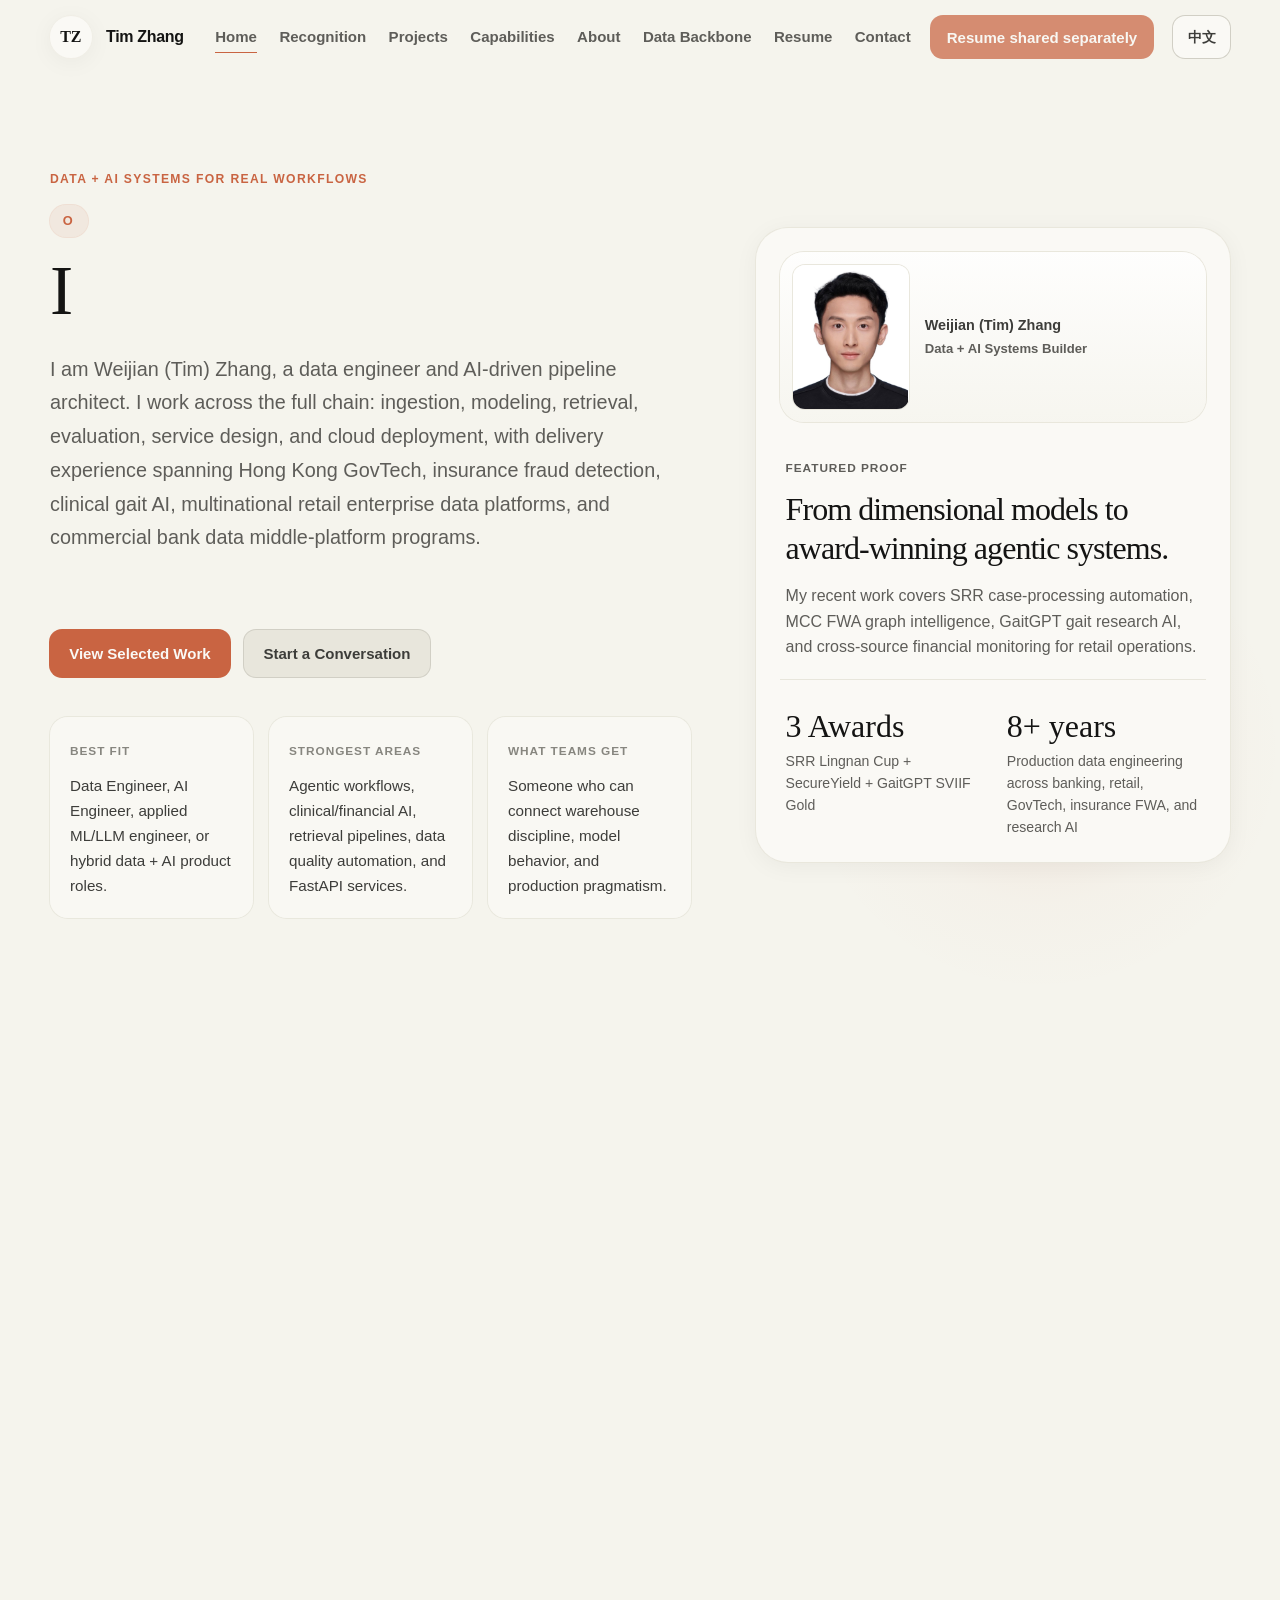
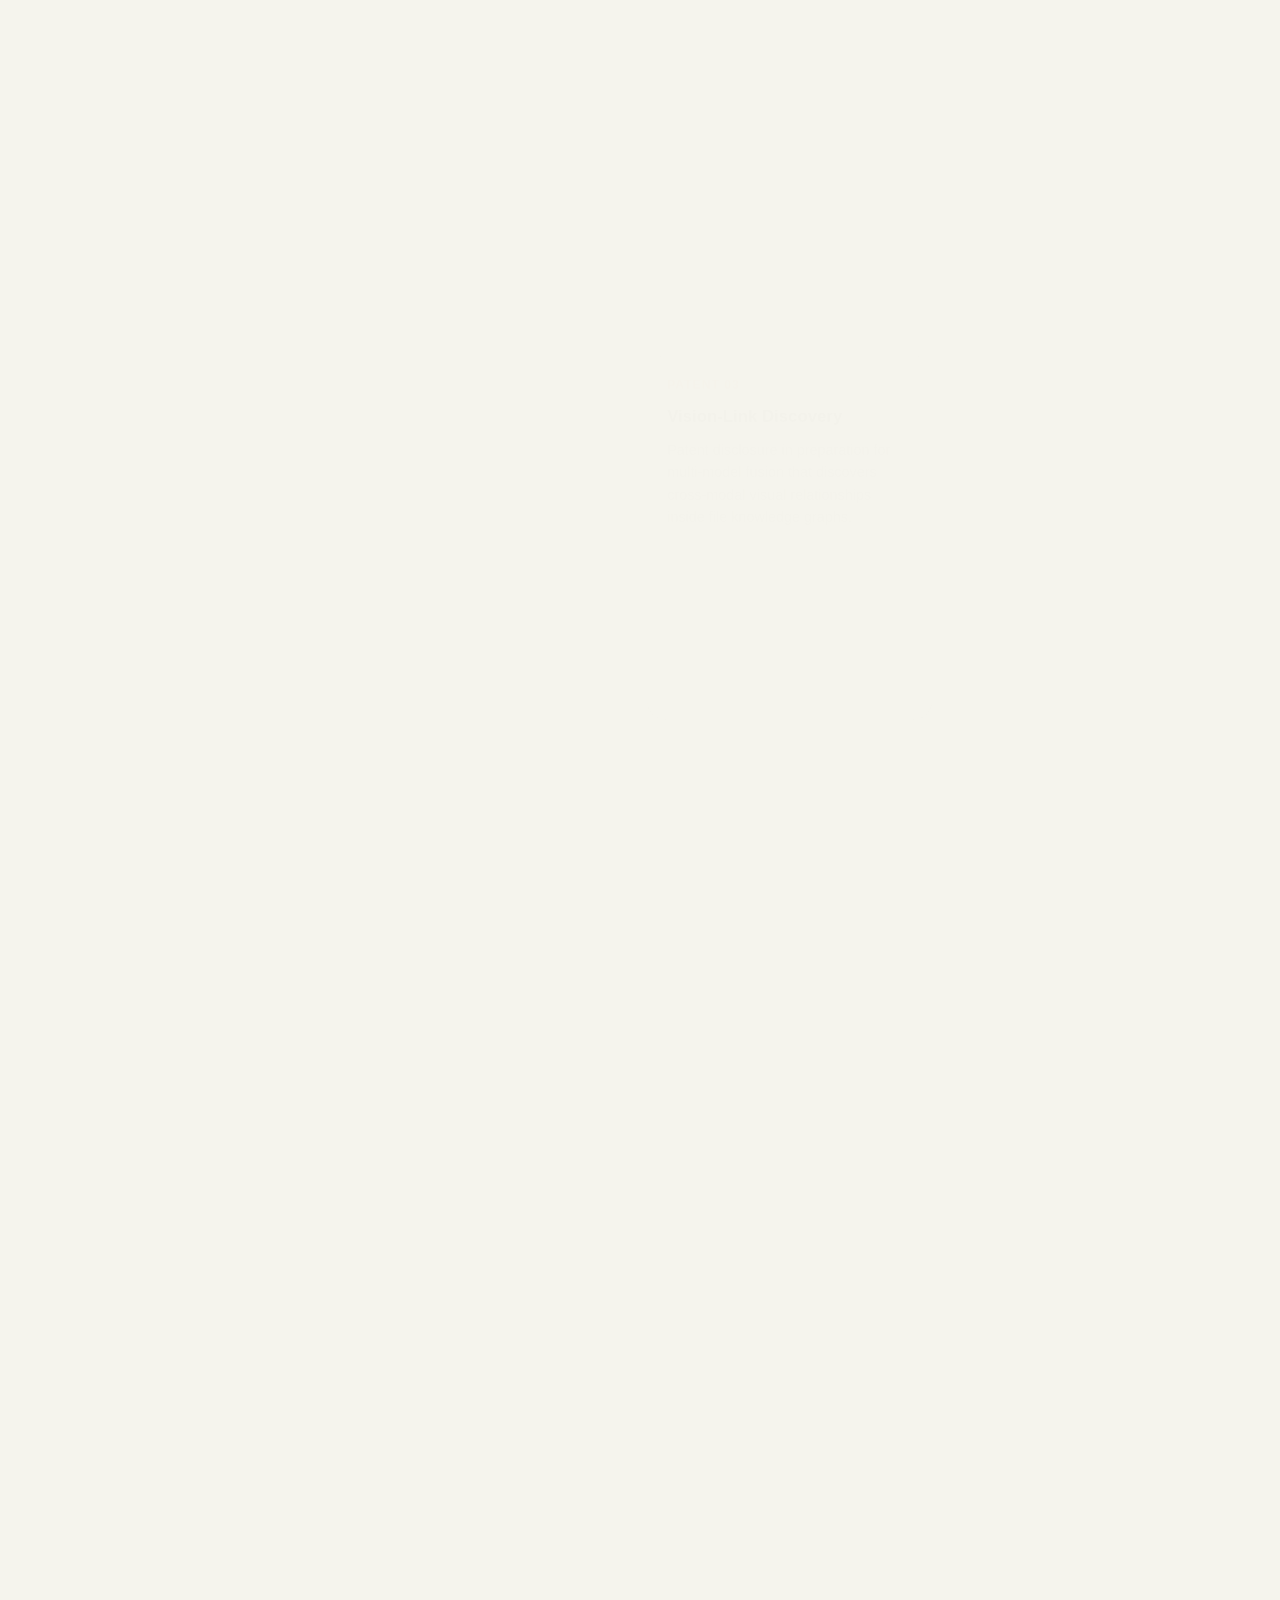
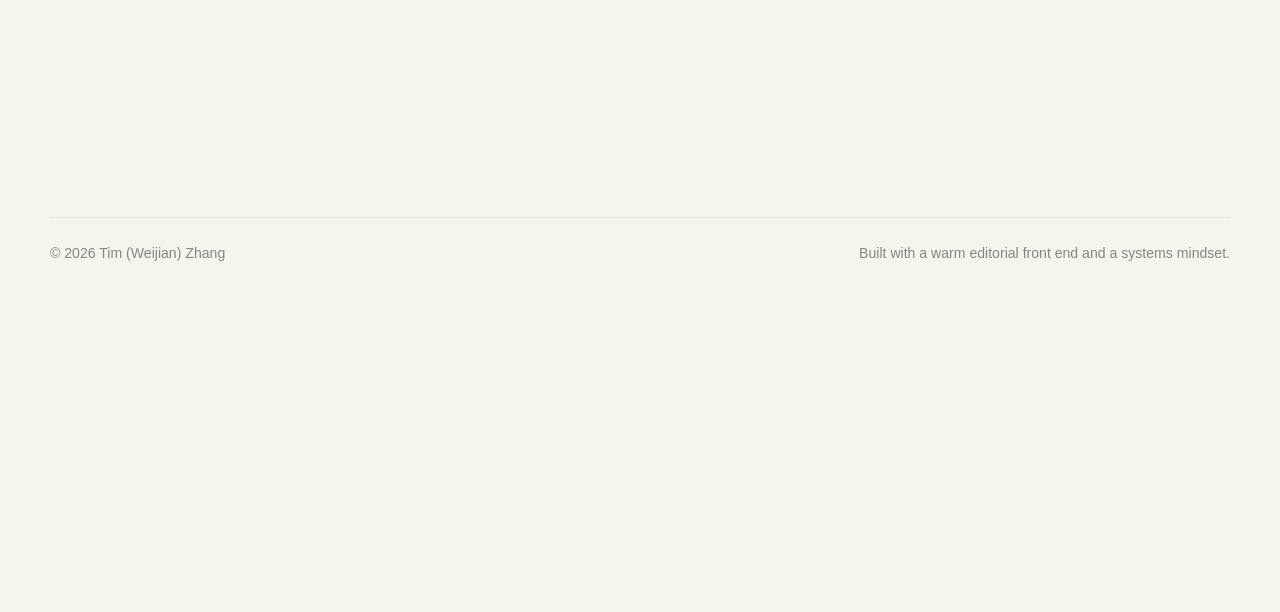
<file: go.html>
<!doctype html>
<html lang="en">
<head>
  <meta charset="utf-8">
  <meta name="viewport" content="width=device-width, initial-scale=1">
  <meta name="robots" content="noindex">
  <title>Opening Tim Zhang Portfolio</title>
  <style>
    :root {
      color-scheme: light;
      --ink: #1f2523;
      --muted: #676f6a;
      --line: #dfded6;
      --brand: #b45534;
      --bg: #f7f5ef;
      --panel: #fffefa;
    }

    * {
      box-sizing: border-box;
    }

    body {
      min-height: 100vh;
      margin: 0;
      display: grid;
      place-items: center;
      padding: 32px 18px;
      background: var(--bg);
      color: var(--ink);
      font-family: Arial, "PingFang SC", "Microsoft YaHei", sans-serif;
    }

    main {
      width: min(560px, 100%);
      border: 1px solid var(--line);
      border-radius: 8px;
      background: var(--panel);
      padding: 28px;
      box-shadow: 0 18px 45px rgba(31, 37, 35, 0.08);
    }

    h1 {
      margin: 0 0 10px;
      font-size: 24px;
      line-height: 1.2;
      letter-spacing: 0;
    }

    p {
      margin: 0 0 18px;
      color: var(--muted);
      font-size: 15px;
      line-height: 1.65;
    }

    .status {
      display: flex;
      gap: 10px;
      align-items: center;
      margin: 18px 0 22px;
      font-size: 14px;
      color: var(--ink);
    }

    .dot {
      width: 10px;
      height: 10px;
      border-radius: 999px;
      background: var(--brand);
      animation: pulse 1.1s ease-in-out infinite;
    }

    .actions {
      display: flex;
      flex-wrap: wrap;
      gap: 10px;
    }

    a {
      color: inherit;
    }

    .button {
      display: inline-flex;
      align-items: center;
      justify-content: center;
      min-height: 42px;
      padding: 0 15px;
      border-radius: 6px;
      border: 1px solid var(--line);
      text-decoration: none;
      font-size: 14px;
      font-weight: 700;
      white-space: nowrap;
    }

    .button-primary {
      background: var(--brand);
      border-color: var(--brand);
      color: #fff;
    }

    @keyframes pulse {
      0%, 100% { opacity: 0.45; transform: scale(0.92); }
      50% { opacity: 1; transform: scale(1); }
    }
  </style>
</head>
<body>
  <main>
    <h1>Opening Portfolio</h1>
    <p>正在打开张威健（Tim Zhang）的个人主页。页面会优先尝试 GitHub Pages；如果当前网络不可达，会留在镜像站。</p>
    <div class="status" aria-live="polite">
      <span class="dot" aria-hidden="true"></span>
      <span id="status">Checking the global portfolio link...</span>
    </div>
    <div class="actions">
      <a class="button button-primary" id="mirror-link" href="./">Open Mirror</a>
      <a class="button" id="global-link" href="https://tim-portfolio.github.io/tim-portfolio/">Open Global Link</a>
    </div>
  </main>

  <script>
    (function () {
      const globalBase = "https://tim-portfolio.github.io/tim-portfolio/";
      const isFile = window.location.protocol === "file:";
      const mirrorBase = isFile ? "index.html" : `${window.location.origin}/`;
      const section = window.location.hash || "";
      const globalTarget = `${globalBase}${section}`;
      const mirrorTarget = `${mirrorBase}${section}`;
      const timeoutMs = 1800;

      const status = document.getElementById("status");
      const mirrorLink = document.getElementById("mirror-link");
      const globalLink = document.getElementById("global-link");

      mirrorLink.href = mirrorTarget;
      globalLink.href = globalTarget;

      const goMirror = () => {
        status.textContent = "Global link is unavailable here. Opening the mirror...";
        window.location.replace(mirrorTarget);
      };

      const controller = new AbortController();
      const timeout = window.setTimeout(() => {
        controller.abort();
        goMirror();
      }, timeoutMs);

      fetch(globalBase, {
        mode: "no-cors",
        cache: "no-store",
        signal: controller.signal
      }).then(() => {
        window.clearTimeout(timeout);
        status.textContent = "Global link is reachable. Opening GitHub Pages...";
        window.location.replace(globalTarget);
      }).catch(() => {
        window.clearTimeout(timeout);
        goMirror();
      });
    }());
  </script>
</body>
</html>
</file>
<file: assets/css/styles.css>
*, *::before, *::after {
  box-sizing: border-box;
}

:root {
  --bg: #f5f4ed;
  --surface: #faf9f5;
  --surface-strong: #ffffff;
  --surface-warm: #e8e6dc;
  --text: #141413;
  --text-soft: #5e5d59;
  --text-muted: #87867f;
  --text-deep: #3d3d3a;
  --brand: #c96442;
  --brand-soft: #d97757;
  --error: #b53333;
  --focus: #3898ec;
  --border: #f0eee6;
  --border-strong: #e8e6dc;
  --ring: #d1cfc5;
  --ring-deep: #c2c0b6;
  --dark: #141413;
  --dark-surface: #30302e;
  --dark-text: #faf9f5;
  --dark-muted: #b0aea5;
  --shadow-whisper: rgba(20, 20, 19, 0.05) 0 4px 24px;
  --shadow-ring: 0 0 0 1px var(--ring);
  --shadow-ring-deep: 0 0 0 1px var(--ring-deep);
  --radius-sm: 8px;
  --radius-md: 12px;
  --radius-lg: 18px;
  --radius-xl: 32px;
  --container: 1180px;
  --nav-height: 76px;
  --font-serif: "Source Serif 4", Georgia, serif;
  --font-sans: "Manrope", "Helvetica Neue", Arial, sans-serif;
  --font-mono: "IBM Plex Mono", "SFMono-Regular", Consolas, monospace;
}

html {
  scroll-behavior: smooth;
  font-size: 16px;
  overflow-x: clip;
}

body {
  margin: 0;
  min-width: 320px;
  max-width: 100%;
  overflow-x: clip;
  font-family: var(--font-sans);
  background: var(--bg);
  color: var(--text);
  line-height: 1.6;
  -webkit-font-smoothing: antialiased;
  text-rendering: optimizeLegibility;
}

body.nav-open {
  overflow: hidden;
}

body.motion-ready .reveal {
  opacity: 0;
  transform: translateY(26px);
  filter: blur(2px);
  transition:
    opacity 720ms cubic-bezier(0.22, 1, 0.36, 1),
    transform 720ms cubic-bezier(0.22, 1, 0.36, 1),
    filter 720ms cubic-bezier(0.22, 1, 0.36, 1);
  transition-delay: var(--reveal-delay, 0s);
  will-change: opacity, transform, filter;
}

body.motion-ready .reveal.is-visible {
  opacity: 1;
  transform: translateY(0);
  filter: blur(0);
}

body.motion-ready .reveal-item {
  opacity: 0;
  transform: translateY(14px);
  transition:
    opacity 560ms cubic-bezier(0.22, 1, 0.36, 1),
    transform 560ms cubic-bezier(0.22, 1, 0.36, 1);
}

body.motion-ready .hero-copy.is-visible .reveal-item {
  opacity: 1;
  transform: translateY(0);
}

body.motion-ready .hero-copy.is-visible .reveal-item:nth-child(1) {
  transition-delay: 0.08s;
}

body.motion-ready .hero-copy.is-visible .reveal-item:nth-child(2) {
  transition-delay: 0.16s;
}

body.motion-ready .hero-copy.is-visible .reveal-item:nth-child(3) {
  transition-delay: 0.26s;
}

body.motion-ready .hero-copy.is-visible .reveal-item:nth-child(4) {
  transition-delay: 0.4s;
}

body.motion-ready .hero-copy.is-visible .reveal-item:nth-child(5) {
  transition-delay: 0.52s;
}

body.motion-ready .hero-copy.is-visible .reveal-item:nth-child(6) {
  transition-delay: 0.62s;
}

.typewriter-text {
  display: inline;
}

.typewriter-caret::after {
  content: "";
  display: inline-block;
  width: 1px;
  height: 0.95em;
  margin-left: 0.08em;
  vertical-align: -0.08em;
  background: currentColor;
  animation: blink-caret 1s steps(1, end) infinite;
}

@keyframes blink-caret {
  0%,
  49% {
    opacity: 1;
  }
  50%,
  100% {
    opacity: 0;
  }
}

::selection {
  background: rgba(201, 100, 66, 0.18);
  color: var(--text);
}

img,
svg {
  display: block;
  max-width: 100%;
}

a {
  color: inherit;
}

p,
ul,
h1,
h2,
h3,
h4 {
  margin: 0;
}

.section-shell {
  width: min(calc(100% - 2.5rem), var(--container));
  max-width: calc(100vw - 2.5rem);
  margin: 0 auto;
}

.section {
  padding: clamp(5rem, 8vw, 7.5rem) 0;
}

.section-dark {
  background: var(--dark);
  color: var(--dark-text);
}

.site-nav {
  position: sticky;
  top: 0;
  z-index: 20;
  padding: 1rem 0;
  transition: padding 180ms ease, background-color 180ms ease;
}

.site-nav.is-scrolled {
  background: rgba(245, 244, 237, 0.94);
  backdrop-filter: blur(16px);
  box-shadow: 0 1px 0 rgba(232, 230, 220, 0.95);
}

.nav-shell {
  width: min(calc(100% - 2rem), var(--container));
  max-width: calc(100vw - 2rem);
  margin: 0 auto;
  display: flex;
  align-items: center;
  justify-content: space-between;
  gap: 1.25rem;
}

.brand {
  display: inline-flex;
  align-items: center;
  gap: 0.9rem;
  text-decoration: none;
  color: var(--text);
}

.brand-mark {
  display: inline-flex;
  align-items: center;
  justify-content: center;
  width: 2.6rem;
  height: 2.6rem;
  border-radius: 50%;
  background: var(--surface);
  box-shadow: 0 0 0 1px var(--border), var(--shadow-whisper);
  font-family: var(--font-serif);
  font-size: 1rem;
  font-weight: 600;
}

.brand-text {
  font-size: 1rem;
  font-weight: 700;
  letter-spacing: -0.02em;
}

.nav-panel {
  display: flex;
  align-items: center;
  gap: 1.25rem;
}

.nav-links {
  list-style: none;
  display: flex;
  align-items: center;
  gap: 1.4rem;
  padding: 0;
}

.nav-links a {
  position: relative;
  text-decoration: none;
  color: var(--text-soft);
  font-size: 0.94rem;
  font-weight: 600;
  transition: color 180ms ease;
}

.nav-links a:hover,
.nav-links a.active {
  color: var(--text);
}

.nav-links a.active::after {
  content: "";
  position: absolute;
  left: 0;
  right: 0;
  bottom: -0.45rem;
  height: 1px;
  background: var(--brand);
}

.nav-toggle {
  display: none;
  width: 3rem;
  height: 3rem;
  border: 0;
  border-radius: 999px;
  background: var(--surface);
  box-shadow: 0 0 0 1px var(--ring);
  padding: 0;
  cursor: pointer;
}

.nav-toggle span {
  display: block;
  width: 1rem;
  height: 1px;
  margin: 0.28rem auto;
  background: var(--text);
  transition: transform 180ms ease, opacity 180ms ease;
}

.nav-toggle[aria-expanded="true"] span:nth-child(1) {
  transform: translateY(0.39rem) rotate(45deg);
}

.nav-toggle[aria-expanded="true"] span:nth-child(2) {
  opacity: 0;
}

.nav-toggle[aria-expanded="true"] span:nth-child(3) {
  transform: translateY(-0.39rem) rotate(-45deg);
}

.button {
  display: inline-flex;
  align-items: center;
  justify-content: center;
  min-height: 2.95rem;
  padding: 0.8rem 1.2rem;
  border-radius: var(--radius-md);
  border: 0;
  font-family: var(--font-sans);
  font-size: 0.94rem;
  font-weight: 700;
  line-height: 1;
  text-decoration: none;
  transition: transform 180ms ease, background-color 180ms ease, box-shadow 180ms ease, color 180ms ease;
}

.button:hover {
  transform: translateY(-1px);
}

.button-disabled,
.button-disabled:hover {
  cursor: default;
  opacity: 0.72;
  transform: none;
}

.button:focus-visible,
.nav-links a:focus-visible,
.nav-toggle:focus-visible,
.text-link:focus-visible,
.story-link-card:focus-visible,
.fintech-source-card:focus-visible,
.story-media-card:focus-visible,
.contact-card a:focus-visible {
  outline: 2px solid var(--focus);
  outline-offset: 3px;
}

.button-brand {
  background: var(--brand);
  color: var(--dark-text);
  box-shadow: 0 0 0 1px var(--brand);
}

.button-brand:hover {
  background: var(--brand-soft);
}

.button-soft {
  background: var(--surface-warm);
  color: var(--text-deep);
  box-shadow: var(--shadow-ring);
}

.button-soft:hover {
  box-shadow: var(--shadow-ring-deep);
}

.button-inverse {
  background: var(--dark-surface);
  color: var(--dark-text);
  box-shadow: 0 0 0 1px rgba(176, 174, 165, 0.18);
}

.button-inverse:hover {
  background: #3b3b38;
}

.language-toggle {
  display: inline-flex;
  align-items: center;
  justify-content: center;
  min-width: 3.3rem;
  min-height: 2.65rem;
  padding: 0.65rem 0.9rem;
  border: 0;
  border-radius: var(--radius-md);
  background: var(--surface);
  color: var(--text-deep);
  box-shadow: var(--shadow-ring);
  font-family: var(--font-sans);
  font-size: 0.88rem;
  font-weight: 800;
  line-height: 1;
  cursor: pointer;
  transition: transform 180ms ease, box-shadow 180ms ease, color 180ms ease;
}

.language-toggle:hover {
  transform: translateY(-1px);
  color: var(--brand);
  box-shadow: var(--shadow-ring-deep);
}

.language-toggle:focus-visible {
  outline: 2px solid var(--focus);
  outline-offset: 3px;
}

.button-small {
  min-height: 2.65rem;
  padding: 0.7rem 1rem;
}

.eyebrow {
  margin-bottom: 1rem;
  color: var(--brand);
  font-size: 0.76rem;
  font-weight: 700;
  letter-spacing: 0.11em;
  text-transform: uppercase;
}

.eyebrow-dark {
  color: var(--brand-soft);
}

.display-title,
.section-title,
.subsection-title,
.hero-note h2,
.info-card h3,
.capability-card h3,
.story-rail h3 {
  font-family: var(--font-serif);
  font-weight: 500;
  letter-spacing: -0.03em;
}

.display-title {
  max-width: 12ch;
  font-size: clamp(3rem, 7vw, 4.35rem);
  line-height: 1.08;
}

.section-title {
  font-size: clamp(2.35rem, 4.6vw, 3.35rem);
  line-height: 1.14;
}

.section-title-dark {
  color: var(--dark-text);
}

.subsection-title {
  font-size: clamp(1.6rem, 2.6vw, 2rem);
  line-height: 1.2;
  color: var(--text);
}

.section-summary {
  max-width: 42rem;
  color: var(--text-soft);
  font-size: 1.02rem;
  line-height: 1.7;
}

.section-summary-dark {
  color: var(--dark-muted);
}

.section-header,
.projects-header {
  display: flex;
  justify-content: space-between;
  gap: 2rem;
  align-items: end;
  margin-bottom: 3rem;
}

.hero-section {
  position: relative;
  overflow: clip;
  padding-top: clamp(4rem, 8vw, 6rem);
}

.hero-section::before {
  content: "";
  position: absolute;
  inset: auto 0 2rem auto;
  width: min(38vw, 30rem);
  height: min(38vw, 30rem);
  background: radial-gradient(circle, rgba(201, 100, 66, 0.12) 0, rgba(201, 100, 66, 0.02) 46%, transparent 72%);
  pointer-events: none;
}

.hero-grid {
  display: grid;
  grid-template-columns: minmax(0, 1.15fr) minmax(320px, 0.85fr);
  gap: clamp(2rem, 5vw, 4rem);
  align-items: center;
}

.hero-copy {
  position: relative;
  z-index: 1;
  min-width: 0;
}

.hero-availability {
  display: inline-flex;
  align-items: center;
  min-height: 2rem;
  margin-bottom: 1rem;
  padding: 0.35rem 0.8rem;
  border-radius: 999px;
  background: rgba(201, 100, 66, 0.08);
  color: var(--brand);
  box-shadow: 0 0 0 1px rgba(201, 100, 66, 0.14);
  font-size: 0.8rem;
  font-weight: 700;
}

.hero-lead {
  max-width: 42rem;
  margin-top: 1.5rem;
  color: var(--text-soft);
  font-size: clamp(1.08rem, 2vw, 1.24rem);
  line-height: 1.7;
  overflow-wrap: anywhere;
}

.hero-proofline {
  max-width: 39rem;
  margin-top: 1rem;
  color: var(--text-deep);
  font-size: 0.97rem;
  line-height: 1.75;
  overflow-wrap: anywhere;
}

.display-title.typewriter-caret::after {
  height: 0.9em;
  vertical-align: -0.1em;
}

.hero-actions {
  display: flex;
  flex-wrap: wrap;
  gap: 0.9rem;
  margin-top: 2rem;
}

.hero-signals {
  display: grid;
  grid-template-columns: repeat(3, minmax(0, 1fr));
  gap: 1rem;
  margin-top: 2.5rem;
}

.signal-card {
  min-height: 100%;
  padding: 1.25rem;
  border-radius: var(--radius-lg);
  background: rgba(250, 249, 245, 0.76);
  box-shadow: 0 0 0 1px rgba(232, 230, 220, 0.92);
}

.signal-label,
.card-label,
.toolband-label,
.story-label,
.note-kicker,
.story-kicker {
  display: inline-block;
  margin-bottom: 0.75rem;
  color: var(--text-muted);
  font-size: 0.74rem;
  font-weight: 700;
  letter-spacing: 0.08em;
  text-transform: uppercase;
}

.signal-value {
  color: var(--text-deep);
  font-size: 0.95rem;
  line-height: 1.65;
}

.hero-panel {
  position: relative;
  padding: 1.5rem;
  border-radius: var(--radius-xl);
  background: var(--surface);
  box-shadow: 0 0 0 1px rgba(232, 230, 220, 0.95), var(--shadow-whisper);
}

.hero-portrait {
  display: grid;
  grid-template-columns: 7.25rem minmax(0, 1fr);
  gap: 1rem;
  align-items: center;
  margin: 0 0 1.35rem;
  padding: 0.8rem;
  overflow: hidden;
  border-radius: calc(var(--radius-xl) - 8px);
  background: linear-gradient(180deg, rgba(255, 255, 255, 0.78), rgba(245, 244, 237, 0.72));
  box-shadow: 0 0 0 1px rgba(232, 230, 220, 0.95);
}

.hero-portrait img {
  display: block;
  width: 7.25rem;
  height: 9rem;
  border-radius: var(--radius-md);
  background: #ffffff;
  object-fit: contain;
  object-position: center;
  box-shadow: 0 0 0 1px rgba(232, 230, 220, 0.95);
}

.hero-portrait figcaption {
  display: grid;
  gap: 0.25rem;
  padding: 0;
  color: var(--text-deep);
  font-size: 0.9rem;
  font-weight: 700;
  line-height: 1.35;
}

.hero-portrait figcaption span {
  color: var(--text-soft);
  font-size: 0.82rem;
  font-weight: 600;
}

.hero-note {
  padding: 0 0.35rem 1.2rem;
  border-bottom: 1px solid var(--border-strong);
}

.hero-note h2 {
  font-size: clamp(1.6rem, 2.7vw, 2rem);
  line-height: 1.2;
}

.hero-note p {
  margin-top: 1rem;
  color: var(--text-soft);
}

.hero-metrics {
  display: grid;
  grid-template-columns: repeat(2, minmax(0, 1fr));
  gap: 1rem;
  margin-top: 1.4rem;
}

.hero-metrics div {
  padding: 0.5rem 0.35rem 0;
}

.hero-metrics span {
  display: block;
  font-family: var(--font-serif);
  font-size: 2rem;
  line-height: 1;
}

.hero-metrics p {
  margin-top: 0.55rem;
  color: var(--text-soft);
  font-size: 0.88rem;
  line-height: 1.55;
}

.about-layout {
  display: grid;
  grid-template-columns: minmax(0, 0.95fr) minmax(0, 1.15fr) minmax(280px, 0.8fr);
  gap: clamp(1.75rem, 3vw, 2.4rem);
  align-items: start;
}

.section-intro {
  position: sticky;
  top: calc(var(--nav-height) + 1.2rem);
}

.about-narrative {
  display: grid;
  gap: 1.25rem;
  color: var(--text-soft);
  font-size: 1rem;
}

.about-aside {
  display: grid;
  gap: 1rem;
}

.recognition-band {
  padding-top: 0;
}

.recognition-grid {
  display: grid;
  grid-template-columns: repeat(auto-fit, minmax(min(100%, 240px), 1fr));
  gap: 1rem;
}

.recognition-card {
  min-height: 100%;
  padding: 1.2rem;
  border-radius: var(--radius-lg);
  background: var(--surface);
  box-shadow: 0 0 0 1px var(--border), var(--shadow-whisper);
}

.recognition-card span {
  display: block;
  color: var(--brand);
  font-size: 0.76rem;
  font-weight: 800;
  letter-spacing: 0.08em;
  text-transform: uppercase;
}

.recognition-card strong {
  display: block;
  margin-top: 0.65rem;
  color: var(--text);
  font-size: 1.05rem;
  line-height: 1.35;
}

.recognition-card p {
  margin-top: 0.65rem;
  color: var(--text-soft);
  font-size: 0.9rem;
  line-height: 1.55;
}

.recognition-source-grid {
  display: grid;
  gap: 0.55rem;
  margin-top: 0.95rem;
}

.recognition-source-grid .fintech-source-card {
  padding: 0.72rem;
  border-radius: var(--radius-sm);
}

.recognition-thumb-strip {
  display: grid;
  grid-template-columns: repeat(3, minmax(0, 1fr));
  gap: 0.45rem;
  margin-top: 0.85rem;
}

.recognition-thumb-strip:has(> img:only-child) {
  grid-template-columns: minmax(0, 1fr);
}

.recognition-thumb-strip img {
  width: 100%;
  height: 3.2rem;
  border-radius: var(--radius-xs);
  object-fit: cover;
  box-shadow: 0 0 0 1px rgba(201, 100, 66, 0.14);
}

.recognition-thumb-strip.recognition-thumb-full {
  grid-template-columns: minmax(0, 1fr);
}

.recognition-thumb-strip.recognition-thumb-full img {
  height: auto;
  max-height: 52rem;
  object-fit: contain;
  object-position: top center;
}

.fintech-award-spotlight {
  display: grid;
  grid-template-columns: minmax(0, 0.9fr) minmax(0, 1.1fr);
  gap: clamp(1rem, 3vw, 1.6rem);
  align-items: center;
  scroll-margin-top: calc(var(--nav-height) + 1rem);
  margin-bottom: 2.25rem;
  padding: clamp(0.85rem, 2.2vw, 1.15rem);
  border-radius: var(--radius-lg);
  background: #fffaf2;
  box-shadow: 0 0 0 1px rgba(201, 100, 66, 0.16), rgba(20, 20, 19, 0.06) 0 16px 42px;
}

.fintech-award-media {
  margin: 0;
  overflow: hidden;
  border-radius: var(--radius-md);
  background: var(--surface);
  box-shadow: 0 0 0 1px rgba(232, 230, 220, 0.95);
}

.fintech-award-media img {
  display: block;
  width: 100%;
  aspect-ratio: 4 / 3;
  object-fit: cover;
  object-position: center;
}

.fintech-award-media figcaption {
  padding: 0.85rem 1rem 1rem;
  color: var(--text-soft);
  font-size: 0.82rem;
  line-height: 1.45;
}

.fintech-award-gallery {
  display: grid;
  gap: 0.9rem;
}

.fintech-award-carousel {
  padding: 0.65rem;
}

.fintech-award-carousel.evidence-board-single .evidence-board-card img {
  height: clamp(11.5rem, 19vw, 14.5rem);
  padding: 0.45rem;
  object-fit: contain;
  background: #fff;
}

.fintech-award-carousel .evidence-board-card:nth-child(2) img {
  object-position: center;
}

.fintech-award-carousel .evidence-board-card:nth-child(3) img {
  object-position: center top;
}

.fintech-award-carousel .evidence-board-card figcaption {
  min-height: 2.75rem;
  padding: 0.56rem 0.75rem 0.68rem;
}

.fintech-zoom-grid {
  display: grid;
  grid-template-columns: repeat(3, minmax(0, 1fr));
  gap: 0.55rem;
}

.fintech-zoom-card {
  overflow: hidden;
  margin: 0;
  border-radius: var(--radius-sm);
  background: rgba(255, 255, 255, 0.76);
  box-shadow: 0 0 0 1px rgba(201, 100, 66, 0.14);
}

.fintech-zoom-card img {
  display: block;
  width: 100%;
  height: 3.75rem;
  object-fit: cover;
  transition: transform 180ms ease;
}

.fintech-zoom-card:hover img {
  transform: scale(1.04);
}

.fintech-zoom-cheque img {
  object-position: 50% 66%;
  transform: scale(1.18);
}

.fintech-zoom-cheque:hover img {
  transform: scale(1.22);
}

.fintech-zoom-pitch img {
  object-position: 45% center;
}

.fintech-zoom-official img {
  object-position: center bottom;
}

.fintech-zoom-card figcaption {
  display: grid;
  gap: 0.22rem;
  padding: 0.46rem 0.56rem 0.56rem;
}

.fintech-zoom-card span {
  color: var(--brand);
  font-size: 0.62rem;
  font-weight: 800;
  letter-spacing: 0.08em;
  text-transform: uppercase;
}

.fintech-zoom-card strong {
  color: var(--text-deep);
  font-size: 0.72rem;
  line-height: 1.35;
}

.fintech-award-copy {
  display: grid;
  gap: 0.7rem;
}

.fintech-award-copy h3 {
  margin: 0;
  font-family: var(--font-serif);
  font-size: clamp(1.75rem, 3.5vw, 2.55rem);
  font-weight: 500;
  line-height: 1.03;
}

.fintech-award-copy p {
  margin: 0;
  color: var(--text-soft);
}

.fintech-proof-grid {
  display: grid;
  grid-template-columns: repeat(3, minmax(0, 1fr));
  gap: 0.7rem;
}

.fintech-proof-grid div {
  padding: 0.85rem;
  border-radius: var(--radius-sm);
  background: var(--surface);
  box-shadow: 0 0 0 1px var(--border-strong);
}

.fintech-proof-grid span {
  display: block;
  color: var(--brand);
  font-size: 0.68rem;
  font-weight: 800;
  letter-spacing: 0.08em;
  text-transform: uppercase;
}

.fintech-proof-grid strong {
  display: block;
  margin-top: 0.45rem;
  color: var(--text);
  font-size: 0.82rem;
  font-weight: 700;
  line-height: 1.35;
}

.fintech-source-grid {
  display: grid;
  grid-template-columns: repeat(auto-fit, minmax(min(100%, 9.5rem), 1fr));
  gap: 0.65rem;
}

.fintech-source-card {
  display: grid;
  gap: 0.35rem;
  padding: 0.85rem;
  border-radius: var(--radius-md);
  background: rgba(255, 255, 255, 0.72);
  color: var(--text-deep);
  text-decoration: none;
  box-shadow: 0 0 0 1px rgba(201, 100, 66, 0.14);
  transition: transform 180ms ease, box-shadow 180ms ease, background-color 180ms ease;
}

.fintech-source-card:hover {
  transform: translateY(-2px);
  background: #fff;
  box-shadow: 0 0 0 1px rgba(201, 100, 66, 0.24), rgba(20, 20, 19, 0.08) 0 10px 24px;
}

.fintech-source-card span {
  color: var(--brand);
  font-size: 0.68rem;
  font-weight: 800;
  letter-spacing: 0.08em;
  text-transform: uppercase;
}

.fintech-source-card strong {
  font-size: 0.78rem;
  line-height: 1.35;
}

.info-card,
.contact-card {
  padding: 1.35rem;
  border-radius: var(--radius-lg);
  background: var(--surface);
  box-shadow: 0 0 0 1px var(--border), var(--shadow-whisper);
  transition: transform 180ms ease, box-shadow 180ms ease;
}

.info-card:hover,
.contact-card:hover {
  transform: translateY(-2px);
  box-shadow: 0 0 0 1px var(--border-strong), rgba(20, 20, 19, 0.07) 0 10px 28px;
}

.info-card h3 {
  font-size: 1.35rem;
  line-height: 1.25;
}

.info-card p + p {
  margin-top: 0.8rem;
  color: var(--text-soft);
}

.capability-grid {
  display: grid;
  grid-template-columns: repeat(3, minmax(0, 1fr));
  gap: 1.15rem;
}

.capability-card {
  min-height: 100%;
  padding: 1.45rem;
  border-radius: var(--radius-lg);
  background: var(--dark-surface);
  box-shadow: 0 0 0 1px rgba(176, 174, 165, 0.12);
}

.card-index {
  margin-bottom: 2rem;
  color: var(--brand-soft);
  font-family: var(--font-mono);
  font-size: 0.82rem;
}

.capability-card h3 {
  font-size: 1.6rem;
  line-height: 1.2;
  color: var(--dark-text);
}

.capability-list {
  list-style: none;
  margin-top: 1.25rem;
  padding: 0;
  display: grid;
  gap: 0.85rem;
}

.capability-list li {
  position: relative;
  padding-left: 1rem;
  color: var(--dark-muted);
}

.capability-list li::before {
  content: "";
  position: absolute;
  left: 0;
  top: 0.72rem;
  width: 0.34rem;
  height: 0.34rem;
  border-radius: 50%;
  background: var(--brand-soft);
}

.toolbands {
  display: grid;
  gap: 1rem;
  margin-top: 2rem;
}

.toolband {
  display: grid;
  grid-template-columns: 11rem 1fr;
  gap: 1rem;
  align-items: start;
  padding: 1.2rem 0;
  border-top: 1px solid rgba(176, 174, 165, 0.12);
}

.toolband p {
  color: var(--dark-muted);
}

.toolband-label {
  margin-bottom: 0;
  color: var(--dark-text);
}

.project-stack {
  display: grid;
  gap: 1.5rem;
}

.project-story {
  display: grid;
  grid-template-columns: minmax(280px, 0.7fr) minmax(0, 1.5fr);
  gap: 1.5rem;
  padding: 1.6rem;
  scroll-margin-top: 6rem;
  border-radius: var(--radius-xl);
  background: var(--surface);
  box-shadow: 0 0 0 1px var(--border-strong), var(--shadow-whisper);
  transition: transform 180ms ease, box-shadow 180ms ease;
}

#srr {
  order: 1;
}

#secureyield {
  order: 2;
}

#uniflo {
  order: 3;
}

#fwa {
  order: 4;
}

#gaitgpt {
  order: 5;
}

#gaitgpt .story-body {
  gap: 0.85rem;
}

#gaitgpt .story-impact {
  padding: 0.7rem 0.8rem;
}

#gaitgpt .story-impact-label {
  margin-top: 0.28rem;
}

#gaitgpt .story-video-panel {
  grid-template-columns: 1fr;
  gap: 0;
}

#gaitgpt .story-video-panel .story-label {
  margin: 0;
  padding: 0.55rem 0.85rem;
}

#gaitgpt .research-status-card {
  gap: 0.28rem;
  padding: 0.7rem 0.8rem;
}

#gaitgpt .story-grid {
  gap: 0.65rem 1rem;
}

#gaitgpt .story-link-card {
  min-height: 0;
  padding: 0.75rem 0.85rem;
}

#gaitgpt .evidence-board-card figcaption {
  min-height: 0;
  padding: 0.55rem 0.75rem 0.65rem;
}

#gaitgpt .story-footer {
  margin-top: 0.85rem;
  padding-top: 0.75rem;
}

#enterprise-data {
  order: 6;
}

#banking-data {
  order: 7;
}

.project-story:hover {
  transform: translateY(-2px);
  box-shadow: 0 0 0 1px var(--border-strong), rgba(20, 20, 19, 0.08) 0 12px 30px;
}

.project-story-fwa {
  background:
    linear-gradient(180deg, rgba(250, 249, 245, 0.96), rgba(241, 246, 244, 0.9)),
    var(--surface);
}

.project-story-fwa .story-kicker,
.project-story-fwa .story-side-label,
.project-story-fwa .story-label {
  color: #2f7f7a;
}

.project-story-enterprise {
  background:
    linear-gradient(180deg, rgba(250, 249, 245, 0.96), rgba(250, 246, 240, 0.92)),
    var(--surface);
}

.project-story-enterprise .story-kicker,
.project-story-enterprise .story-side-label,
.project-story-enterprise .story-label {
  color: #9d5d2b;
}

.project-story-bank {
  background:
    linear-gradient(180deg, rgba(250, 249, 245, 0.96), rgba(241, 245, 248, 0.92)),
    var(--surface);
}

.project-story-bank .story-kicker,
.project-story-bank .story-side-label,
.project-story-bank .story-label {
  color: #356f97;
}

.story-rail {
  padding-right: 1rem;
  border-right: 1px solid var(--border-strong);
}

.story-rail h3 {
  font-size: clamp(1.8rem, 2.6vw, 2.2rem);
  line-height: 1.18;
}

.story-meta {
  margin-top: 0.9rem;
  color: var(--text-muted);
  font-size: 0.9rem;
  line-height: 1.5;
}

.story-role {
  margin-top: 0.7rem;
  color: var(--text-deep);
  font-size: 0.92rem;
  line-height: 1.55;
}

.story-version-panel {
  display: grid;
  gap: 0.85rem;
  margin-top: 1.4rem;
  padding: 1rem;
  border-radius: var(--radius-md);
  background: var(--surface-warm);
  box-shadow: 0 0 0 1px rgba(232, 230, 220, 0.95);
}

.story-side-label {
  margin: 0;
  color: var(--brand);
  font-size: 0.72rem;
  font-weight: 800;
  letter-spacing: 0.08em;
  text-transform: uppercase;
}

.story-version-panel ol {
  display: grid;
  gap: 0.7rem;
  margin: 0;
  padding: 0;
  list-style: none;
}

.story-version-panel li {
  display: grid;
  gap: 0.2rem;
  padding-left: 0.8rem;
  border-left: 2px solid rgba(201, 100, 66, 0.38);
}

.story-version-panel span {
  color: var(--text-deep);
  font-size: 0.88rem;
  font-weight: 800;
}

.story-version-panel em {
  color: var(--text-soft);
  font-size: 0.76rem;
  font-style: normal;
  line-height: 1.35;
  overflow-wrap: anywhere;
}

.story-side-note {
  margin: 0;
  color: var(--text-soft);
  font-size: 0.82rem;
  line-height: 1.5;
}

.story-side-note strong {
  color: var(--text-deep);
  font-family: var(--font-serif);
  font-size: 1.15rem;
  font-weight: 500;
}

.story-body {
  display: grid;
  gap: 1.35rem;
}

.story-impact-strip {
  display: grid;
  grid-template-columns: repeat(3, minmax(0, 1fr));
  gap: 0.85rem;
}

.story-impact {
  min-height: 100%;
  padding: 0.95rem 1rem;
  border-radius: var(--radius-md);
  background: linear-gradient(180deg, rgba(255, 255, 255, 0.62), rgba(245, 244, 237, 0.9));
  box-shadow: 0 0 0 1px rgba(232, 230, 220, 0.95);
}

.story-impact-value {
  display: block;
  font-family: var(--font-serif);
  font-size: 1.45rem;
  font-weight: 500;
  line-height: 1.05;
  color: var(--text);
}

.story-impact-label {
  display: block;
  margin-top: 0.45rem;
  color: var(--text-soft);
  font-size: 0.8rem;
  line-height: 1.45;
}

.story-broadcast-panel {
  display: grid;
  grid-template-columns: minmax(0, 1.35fr) minmax(15rem, 0.65fr);
  gap: 0;
  overflow: hidden;
  margin: 0;
  border-radius: var(--radius-md);
  background: var(--dark);
  color: var(--dark-text);
  box-shadow: 0 0 0 1px rgba(20, 20, 19, 0.18), rgba(20, 20, 19, 0.08) 0 14px 34px;
}

.story-broadcast-panel video {
  display: block;
  width: 100%;
  min-height: 18rem;
  aspect-ratio: 16 / 9;
  object-fit: contain;
  background: #050505;
}

.story-broadcast-panel figcaption {
  display: grid;
  align-content: center;
  gap: 0.65rem;
  padding: 1.25rem;
}

.story-broadcast-panel span {
  color: var(--brand-soft);
  font-size: 0.72rem;
  font-weight: 800;
  letter-spacing: 0.08em;
  text-transform: uppercase;
}

.story-broadcast-panel strong {
  font-size: 1.2rem;
  line-height: 1.35;
}

.story-broadcast-panel em {
  color: var(--dark-muted);
  font-size: 0.86rem;
  font-style: normal;
  line-height: 1.55;
}

.story-grid {
  display: grid;
  grid-template-columns: repeat(2, minmax(0, 1fr));
  gap: 1.15rem 1.5rem;
}

.story-grid p:last-child {
  color: var(--text-soft);
}

.research-status-grid {
  display: grid;
  grid-template-columns: repeat(3, minmax(0, 1fr));
  gap: 0.85rem;
}

.research-status-card {
  display: grid;
  gap: 0.45rem;
  padding: 1rem;
  border-radius: var(--radius-md);
  background: var(--surface-warm);
  box-shadow: 0 0 0 1px rgba(232, 230, 220, 0.95);
}

.research-status-card span {
  color: var(--brand);
  font-size: 0.72rem;
  font-weight: 800;
  letter-spacing: 0.08em;
  text-transform: uppercase;
}

.research-status-card strong {
  color: var(--text-deep);
  font-size: 1rem;
  line-height: 1.35;
}

.research-status-card p {
  color: var(--text-soft);
  font-size: 0.82rem;
  line-height: 1.5;
}

.fwa-flow-panel {
  display: grid;
  grid-template-columns: minmax(0, 0.9fr) minmax(20rem, 1.1fr);
  gap: 1rem;
  overflow: hidden;
  border-radius: var(--radius-md);
  background: #132321;
  color: var(--dark-text);
  box-shadow: 0 0 0 1px rgba(19, 35, 33, 0.18), rgba(20, 20, 19, 0.08) 0 14px 34px;
}

.fwa-flow-copy {
  display: grid;
  align-content: center;
  gap: 0.8rem;
  padding: 1.25rem;
}

.fwa-flow-copy h4 {
  font-family: var(--font-serif);
  font-size: clamp(1.55rem, 2.4vw, 2rem);
  font-weight: 500;
  line-height: 1.18;
}

.fwa-flow-copy p:last-child {
  color: var(--dark-muted);
  font-size: 0.9rem;
  line-height: 1.65;
}

.fwa-graph-map {
  position: relative;
  min-height: 20rem;
  margin: 0.85rem;
  overflow: hidden;
  border-radius: calc(var(--radius-md) - 2px);
  background:
    radial-gradient(circle at 50% 45%, rgba(95, 211, 192, 0.18), transparent 34%),
    linear-gradient(135deg, rgba(255, 255, 255, 0.08), rgba(255, 255, 255, 0.02));
  box-shadow: inset 0 0 0 1px rgba(255, 255, 255, 0.08);
}

.fwa-graph-map::before {
  content: "";
  position: absolute;
  inset: 0;
  background-image:
    linear-gradient(rgba(250, 249, 245, 0.05) 1px, transparent 1px),
    linear-gradient(90deg, rgba(250, 249, 245, 0.05) 1px, transparent 1px);
  background-size: 2.4rem 2.4rem;
}

.fwa-node {
  position: absolute;
  z-index: 2;
  display: inline-flex;
  align-items: center;
  justify-content: center;
  min-width: 5.4rem;
  min-height: 2.35rem;
  padding: 0.45rem 0.7rem;
  border-radius: 999px;
  background: rgba(250, 249, 245, 0.94);
  color: #132321;
  box-shadow: 0 0 0 1px rgba(95, 211, 192, 0.34), 0 10px 24px rgba(0, 0, 0, 0.18);
  font-size: 0.78rem;
  font-weight: 800;
  line-height: 1;
  white-space: nowrap;
}

.fwa-node-claim {
  left: 50%;
  top: 43%;
  transform: translate(-50%, -50%);
  min-width: 6rem;
  min-height: 3rem;
  background: #5fd3c0;
}

.fwa-node-doctor {
  left: 9%;
  top: 17%;
}

.fwa-node-hospital {
  right: 9%;
  top: 19%;
}

.fwa-node-diagnosis {
  left: 12%;
  bottom: 17%;
}

.fwa-node-receipt {
  right: 14%;
  bottom: 17%;
}

.fwa-node-amount {
  left: 50%;
  bottom: 8%;
  transform: translateX(-50%);
}

.fwa-edge {
  position: absolute;
  z-index: 1;
  height: 2px;
  border-radius: 999px;
  background: rgba(95, 211, 192, 0.58);
  transform-origin: left center;
}

.fwa-edge-a {
  left: 28%;
  top: 31%;
  width: 27%;
  transform: rotate(20deg);
}

.fwa-edge-b {
  left: 53%;
  top: 44%;
  width: 30%;
  transform: rotate(-32deg);
}

.fwa-edge-c {
  left: 43%;
  top: 52%;
  width: 24%;
  transform: rotate(142deg);
}

.fwa-edge-d {
  left: 52%;
  top: 51%;
  width: 27%;
  transform: rotate(40deg);
}

.fwa-edge-e {
  left: 50%;
  top: 52%;
  width: 23%;
  transform: rotate(90deg);
}

.fwa-evidence-grid {
  display: grid;
  grid-template-columns: repeat(3, minmax(0, 1fr));
  gap: 0.85rem;
}

.fwa-evidence-card {
  display: grid;
  gap: 0.45rem;
  padding: 1rem;
  border-radius: var(--radius-md);
  background: #edf5f2;
  box-shadow: 0 0 0 1px rgba(47, 127, 122, 0.16);
}

.fwa-evidence-card span {
  color: #2f7f7a;
  font-size: 0.72rem;
  font-weight: 800;
  letter-spacing: 0.08em;
  text-transform: uppercase;
}

.fwa-evidence-card strong {
  color: var(--text-deep);
  font-size: 1rem;
  line-height: 1.35;
}

.fwa-evidence-card p {
  color: var(--text-soft);
  font-size: 0.82rem;
  line-height: 1.5;
}

.fwa-material-grid {
  display: grid;
  grid-template-columns: repeat(4, minmax(0, 1fr));
  gap: 0.85rem;
}

.fwa-material-card {
  display: grid;
  align-content: start;
  gap: 0.65rem;
  min-height: 100%;
  overflow: hidden;
  margin: 0;
  border-radius: var(--radius-md);
  background: var(--surface-strong);
  color: var(--text-deep);
  text-decoration: none;
  box-shadow: 0 0 0 1px rgba(232, 230, 220, 0.95);
}

.fwa-material-card img {
  width: 100%;
  height: 8.8rem;
  object-fit: cover;
  object-position: center;
  filter: saturate(0.9) contrast(0.96);
}

.fwa-material-card figcaption {
  display: grid;
  gap: 0.35rem;
  padding: 0 0.85rem 0.9rem;
}

.fwa-material-card span {
  color: #2f7f7a;
  font-size: 0.72rem;
  font-weight: 800;
  letter-spacing: 0.08em;
  text-transform: uppercase;
}

.fwa-material-card strong {
  font-size: 0.95rem;
  line-height: 1.35;
}

.fwa-material-card em {
  color: var(--text-soft);
  font-size: 0.78rem;
  font-style: normal;
  line-height: 1.45;
}

.fwa-landing-card {
  align-content: center;
  padding: 1rem;
  background: #edf5f2;
  transition: transform 180ms ease, box-shadow 180ms ease;
}

.fwa-landing-card:hover {
  transform: translateY(-2px);
  box-shadow: 0 0 0 1px rgba(47, 127, 122, 0.2), rgba(20, 20, 19, 0.08) 0 12px 30px;
}

.fwa-landing-card em {
  color: #2f7f7a;
  font-weight: 800;
}

.story-link-grid {
  display: grid;
  grid-template-columns: repeat(4, minmax(0, 1fr));
  gap: 0.85rem;
}

.story-link-card {
  display: grid;
  align-content: start;
  gap: 0.45rem;
  min-height: 8.5rem;
  padding: 1rem;
  border-radius: var(--radius-md);
  background: var(--surface-warm);
  color: var(--text-deep);
  text-decoration: none;
  box-shadow: 0 0 0 1px rgba(232, 230, 220, 0.95);
  transition: transform 180ms ease, box-shadow 180ms ease, background-color 180ms ease;
}

.story-link-card:hover {
  transform: translateY(-2px);
  background: #fffaf2;
  box-shadow: 0 0 0 1px rgba(201, 100, 66, 0.2), rgba(20, 20, 19, 0.08) 0 12px 30px;
}

.story-link-card span {
  color: var(--brand);
  font-size: 0.72rem;
  font-weight: 800;
  letter-spacing: 0.08em;
  text-transform: uppercase;
}

.story-link-card strong {
  font-size: 1rem;
  line-height: 1.35;
}

.story-link-card em {
  color: var(--text-soft);
  font-size: 0.82rem;
  font-style: normal;
  line-height: 1.45;
}

.story-link-primary {
  background: var(--brand);
  color: var(--dark-text);
}

.story-link-primary span,
.story-link-primary em {
  color: rgba(255, 249, 239, 0.82);
}

.story-feature-shot {
  overflow: hidden;
  margin: 0;
  border-radius: var(--radius-md);
  background: #151515;
  box-shadow: 0 0 0 1px rgba(232, 230, 220, 0.95);
}

.story-feature-shot img,
.story-feature-shot video {
  display: block;
  width: 100%;
  height: 22rem;
  object-fit: cover;
  object-position: center;
  background: #151515;
}

.story-proof-grid {
  display: grid;
  grid-template-columns: repeat(2, minmax(0, 1fr));
  gap: 0.85rem;
}

.story-proof {
  overflow: hidden;
  margin: 0;
  border-radius: var(--radius-md);
  background: var(--surface-strong);
  box-shadow: 0 0 0 1px rgba(232, 230, 220, 0.95);
}

.story-proof-wide {
  grid-column: 1 / -1;
}

.story-proof-feature {
  grid-column: 1 / -1;
}

.story-proof img {
  width: 100%;
  height: 12rem;
  object-fit: cover;
  object-position: top center;
}

.story-proof-wide img {
  height: auto;
  object-fit: contain;
  background: #ffffff;
}

.story-proof-feature img {
  height: 24rem;
  object-fit: cover;
  object-position: center;
}

.story-proof-tall {
  grid-row: span 2;
}

.story-proof-tall img {
  height: 25rem;
  object-fit: cover;
  object-position: center;
}

.story-proof figcaption {
  padding: 0.75rem 0.85rem 0.85rem;
  color: var(--text-soft);
  font-size: 0.78rem;
  line-height: 1.45;
}

.evidence-board {
  position: relative;
  overflow: hidden;
  padding: 0.85rem;
  border-radius: var(--radius-md);
  background:
    linear-gradient(135deg, rgba(255, 255, 255, 0.86), rgba(245, 244, 237, 0.92)),
    var(--surface-strong);
  box-shadow: 0 0 0 1px rgba(232, 230, 220, 0.95), rgba(20, 20, 19, 0.06) 0 14px 30px;
}

.evidence-board-track {
  display: flex;
  gap: 0.85rem;
  will-change: transform;
}

.evidence-board-nav {
  pointer-events: none;
  position: absolute;
  inset: 0.85rem;
  z-index: 4;
  display: flex;
  align-items: center;
  justify-content: space-between;
}

.evidence-board-button {
  pointer-events: auto;
  display: inline-flex;
  width: 2.6rem;
  height: 2.6rem;
  align-items: center;
  justify-content: center;
  border: 1px solid rgba(20, 20, 19, 0.14);
  border-radius: 999px;
  background: rgba(255, 255, 255, 0.92);
  color: var(--text-deep);
  box-shadow: 0 12px 28px rgba(20, 20, 19, 0.16);
  cursor: pointer;
  font-size: 2rem;
  line-height: 1;
  transition: transform 160ms ease, background 160ms ease, box-shadow 160ms ease;
}

.evidence-board-button:hover {
  transform: translateY(-1px);
  background: #ffffff;
  box-shadow: 0 16px 34px rgba(20, 20, 19, 0.2);
}

.evidence-board-button:focus-visible {
  outline: 3px solid rgba(185, 91, 55, 0.35);
  outline-offset: 3px;
}

.evidence-board-card {
  flex: 0 0 calc((100% - 0.85rem) / 2);
  overflow: hidden;
  margin: 0;
  border-radius: calc(var(--radius-md) - 2px);
  background: #ffffff;
  box-shadow: 0 0 0 1px rgba(232, 230, 220, 0.95);
}

.evidence-board-card img {
  width: 100%;
  height: clamp(11rem, 18vw, 14.5rem);
  object-fit: contain;
  object-position: center;
  padding: 0.55rem;
  background: #ffffff;
}

.evidence-board-card figcaption {
  min-height: 4.2rem;
  padding: 0.75rem 0.85rem 0.9rem;
  color: var(--text-soft);
  font-size: 0.78rem;
  line-height: 1.45;
}

.evidence-board-single .evidence-board-card {
  flex-basis: 100%;
}

.evidence-board-single .evidence-board-card img {
  height: clamp(18rem, 34vw, 28rem);
}

.story-media-strip {
  display: grid;
  grid-template-columns: repeat(2, minmax(0, 1fr));
  gap: 0.85rem;
}

.story-media-card {
  display: grid;
  grid-template-columns: minmax(11rem, 0.9fr) minmax(0, 1fr);
  gap: 1rem;
  align-items: stretch;
  margin: 0;
  overflow: hidden;
  border-radius: var(--radius-md);
  background: var(--surface-warm);
  color: var(--text-deep);
  text-decoration: none;
  box-shadow: 0 0 0 1px rgba(232, 230, 220, 0.95);
  transition: transform 180ms ease, box-shadow 180ms ease;
}

.story-media-card:hover {
  transform: translateY(-2px);
  box-shadow: 0 0 0 1px rgba(201, 100, 66, 0.2), rgba(20, 20, 19, 0.08) 0 12px 30px;
}

.story-media-card img {
  grid-row: 1 / span 3;
  grid-column: 1;
  width: 100%;
  height: 100%;
  min-height: 10rem;
  object-fit: cover;
  object-position: center;
}

.story-media-card span,
.story-media-card strong,
.story-media-card em {
  margin-right: 1rem;
}

.story-media-card span {
  grid-column: 2;
  display: grid;
  align-self: end;
  margin-top: 1rem;
  color: var(--brand);
  font-size: 0.74rem;
  font-weight: 800;
  letter-spacing: 0.08em;
  text-transform: uppercase;
}

.story-media-card strong {
  grid-column: 2;
  color: var(--text-deep);
  font-size: 1rem;
  line-height: 1.45;
}

.story-media-card em {
  grid-column: 2;
  margin-bottom: 1rem;
  color: var(--brand);
  font-size: 0.78rem;
  font-style: normal;
  font-weight: 800;
}

.story-video-panel {
  display: grid;
  grid-template-columns: minmax(18rem, 1.25fr) minmax(0, 0.75fr);
  gap: 1rem;
  align-items: center;
  overflow: hidden;
  border-radius: var(--radius-md);
  background: var(--surface-warm);
  box-shadow: 0 0 0 1px rgba(232, 230, 220, 0.95);
}

.story-video-panel video {
  display: block;
  width: 100%;
  height: auto;
  aspect-ratio: 16 / 9;
  background: #111111;
}

.story-video-placeholder {
  display: grid;
  width: 100%;
  aspect-ratio: 16 / 9;
  place-items: center;
  padding: 1.5rem;
  text-align: center;
  background: #171716;
  box-shadow: inset 0 0 0 1px rgba(255, 255, 255, 0.12);
}

.story-video-placeholder span {
  color: #d9b08c;
  font-family: var(--font-mono);
  font-size: 0.72rem;
  font-weight: 800;
  letter-spacing: 0.08em;
  text-transform: uppercase;
}

.story-video-placeholder strong {
  display: block;
  max-width: 18rem;
  color: #fffaf2;
  font-size: clamp(1.15rem, 2.2vw, 1.65rem);
  line-height: 1.15;
}

.story-video-placeholder p {
  max-width: 20rem;
  color: rgba(255, 250, 242, 0.72);
  font-size: 0.84rem;
  line-height: 1.5;
}

.story-video-panel > div:last-child {
  padding: 1rem 1rem 1rem 0;
}

.story-video-panel > div:last-child p:last-child {
  color: var(--text-soft);
  font-size: 0.86rem;
  line-height: 1.55;
}

.story-footer {
  display: flex;
  flex-wrap: wrap;
  gap: 0.9rem 1.1rem;
  align-items: center;
  margin-top: 1.5rem;
  padding-top: 1.15rem;
  border-top: 1px solid var(--border-strong);
}

.story-stack {
  color: var(--text-deep);
  font-size: 0.92rem;
  font-family: var(--font-mono);
  line-height: 1.7;
}

.story-tags {
  display: flex;
  flex-wrap: wrap;
  gap: 0.55rem;
}

.story-tags span {
  display: inline-flex;
  align-items: center;
  min-height: 2rem;
  padding: 0.35rem 0.7rem;
  border-radius: 999px;
  background: rgba(201, 100, 66, 0.08);
  color: var(--brand);
  box-shadow: 0 0 0 1px rgba(201, 100, 66, 0.14);
  font-size: 0.78rem;
  font-weight: 700;
}

.story-access-note {
  color: var(--text-soft);
  font-size: 0.88rem;
  font-weight: 700;
}

.text-link {
  color: var(--text-deep);
  text-decoration: none;
  font-weight: 700;
}

.text-link:hover {
  color: var(--brand);
}

.resume-layout {
  display: grid;
  grid-template-columns: minmax(0, 1.2fr) minmax(280px, 0.8fr);
  gap: clamp(1.5rem, 4vw, 3rem);
  align-items: start;
}

.resume-actions {
  display: flex;
  flex-wrap: wrap;
  gap: 0.7rem;
  align-items: center;
}

.resume-note {
  color: var(--dark-muted);
  font-size: 0.92rem;
  line-height: 1.5;
}

.resume-card {
  padding: 1.5rem;
  border-radius: var(--radius-xl);
  background: var(--dark-surface);
  box-shadow: 0 0 0 1px rgba(176, 174, 165, 0.12);
}

.resume-points {
  display: grid;
  gap: 1rem;
  margin-top: 1rem;
}

.resume-points p {
  color: var(--dark-muted);
}

.resume-points span {
  display: block;
  margin-bottom: 0.35rem;
  color: var(--dark-text);
  font-size: 0.92rem;
  font-weight: 700;
}

.contact-section {
  padding-bottom: clamp(4.5rem, 8vw, 7rem);
}

.contact-layout {
  display: grid;
  grid-template-columns: minmax(0, 1fr) minmax(300px, 0.95fr);
  gap: clamp(1.5rem, 4vw, 3rem);
  align-items: start;
}

.contact-cards {
  display: grid;
  gap: 1rem;
}

.contact-card a {
  display: inline-block;
  text-decoration: none;
  font-size: 1.05rem;
  font-weight: 700;
  color: var(--text-deep);
  word-break: break-word;
}

.contact-card a:hover {
  color: var(--brand);
}

.contact-card p:last-child {
  color: var(--text-soft);
}

.site-footer {
  padding: 1.5rem 0 2.5rem;
}

.footer-shell {
  display: flex;
  justify-content: space-between;
  gap: 1rem;
  padding-top: 1.5rem;
  border-top: 1px solid var(--border-strong);
  color: var(--text-muted);
  font-size: 0.88rem;
}

@media (prefers-reduced-motion: reduce) {
  html {
    scroll-behavior: auto;
  }

  *,
  *::before,
  *::after {
    animation-duration: 0.01ms !important;
    animation-iteration-count: 1 !important;
    transition-duration: 0.01ms !important;
    scroll-behavior: auto !important;
  }

  body.motion-ready .reveal,
  body.motion-ready .reveal-item {
    opacity: 1;
    transform: none;
    filter: none;
  }

  .typewriter-caret::after {
    display: none;
  }
}

@media (max-width: 1120px) {
  .hero-grid,
  .about-layout,
  .resume-layout,
  .contact-layout,
  .project-story {
    grid-template-columns: 1fr;
  }

  .section-intro {
    position: static;
  }

  .story-rail {
    padding-right: 0;
    padding-bottom: 1rem;
    border-right: 0;
    border-bottom: 1px solid var(--border-strong);
  }
}

@media (max-width: 900px) {
  .section-header,
  .projects-header {
    flex-direction: column;
    align-items: start;
  }

	  .capability-grid,
	  .recognition-grid,
	  .fintech-award-spotlight,
	  .fintech-proof-grid,
	  .fintech-zoom-grid,
	  .fintech-source-grid,
	  .hero-signals,
	  .hero-metrics,
  .story-impact-strip,
  .story-grid,
  .story-link-grid,
  .story-feature-shot,
  .story-broadcast-panel,
  .story-proof-grid,
  .story-media-strip,
  .research-status-grid,
  .fwa-flow-panel,
  .fwa-evidence-grid,
  .fwa-material-grid,
  .story-video-panel {
    grid-template-columns: 1fr;
  }

  .fintech-zoom-grid {
    grid-template-columns: repeat(3, minmax(0, 1fr));
  }

  .fintech-zoom-card strong {
    font-size: 0.66rem;
  }

  .story-broadcast-panel video {
    min-height: 0;
  }

  .story-broadcast-panel figcaption {
    padding: 1rem;
  }

  .story-video-panel > div:last-child {
    padding: 0 1rem 1rem;
  }

  .story-feature-shot img,
  .story-feature-shot video {
    height: auto;
  }

  .story-proof-feature img,
  .story-proof-tall img {
    height: 18rem;
  }

  .story-media-card {
    grid-template-columns: 1fr;
  }

  .story-media-card img,
  .story-media-card span,
  .story-media-card strong,
  .story-media-card em {
    grid-column: 1;
  }

  .story-media-card img {
    grid-row: auto;
  }

  .story-media-card span,
  .story-media-card strong,
  .story-media-card em {
    margin-left: 1rem;
  }

  .evidence-board {
    padding: 0.7rem;
  }

  .evidence-board-nav {
    inset: 0.7rem;
  }

  .evidence-board-button {
    width: 2.3rem;
    height: 2.3rem;
    font-size: 1.7rem;
  }

  .evidence-board-card {
    flex-basis: 100%;
  }

	  .evidence-board-card img {
	    height: 13rem;
	  }

  .evidence-board-single .evidence-board-card img {
    height: 18rem;
  }

  .fintech-award-carousel.evidence-board-single .evidence-board-card img {
    height: 12.5rem;
  }

  .toolband {
    grid-template-columns: 1fr;
    gap: 0.6rem;
  }
}

@media (max-width: 760px) {
  .site-nav {
    padding: 0.8rem 0;
  }

  .nav-toggle {
    display: inline-block;
  }

  .nav-panel {
    position: fixed;
    inset: calc(100% + 0.25rem) 1rem auto;
    top: 5.2rem;
    z-index: 30;
    flex-direction: column;
    align-items: stretch;
    padding: 1rem;
    border-radius: 1.4rem;
    background: rgba(250, 249, 245, 0.98);
    box-shadow: 0 0 0 1px var(--border-strong), 0 18px 40px rgba(20, 20, 19, 0.12);
    opacity: 0;
    pointer-events: none;
    transform: translateY(-0.8rem);
    transition: opacity 180ms ease, transform 180ms ease;
  }

  .nav-panel.open {
    opacity: 1;
    pointer-events: auto;
    transform: translateY(0);
  }

  .nav-links {
    flex-direction: column;
    align-items: stretch;
    gap: 0.2rem;
  }

  .nav-links a {
    display: block;
    padding: 0.7rem 0.2rem;
  }

  .nav-links a.active::after {
    display: none;
  }

  .button-small {
    width: 100%;
  }

  .language-toggle {
    width: 100%;
  }

  .section-shell,
  .nav-shell {
    width: min(calc(100% - 1.5rem), var(--container));
    max-width: calc(100vw - 1.5rem);
  }

  .hero-panel {
    padding: 1.1rem;
  }

  .hero-portrait {
    grid-template-columns: 5.75rem minmax(0, 1fr);
    gap: 0.85rem;
  }

  .hero-portrait img {
    width: 5.75rem;
    height: 7.25rem;
  }
}

@media (max-width: 560px) {
  .section {
    padding: 4.25rem 0;
  }

  .display-title {
    font-size: 2.65rem;
  }

  .section-title {
    font-size: 2.15rem;
  }

  .hero-availability {
    margin-bottom: 0.8rem;
  }

  .hero-actions,
  .story-footer,
  .footer-shell {
    flex-direction: column;
    align-items: stretch;
  }

  .button,
  .text-link {
    width: 100%;
    justify-content: center;
  }

  .story-tags {
    width: 100%;
  }
}
</file>
